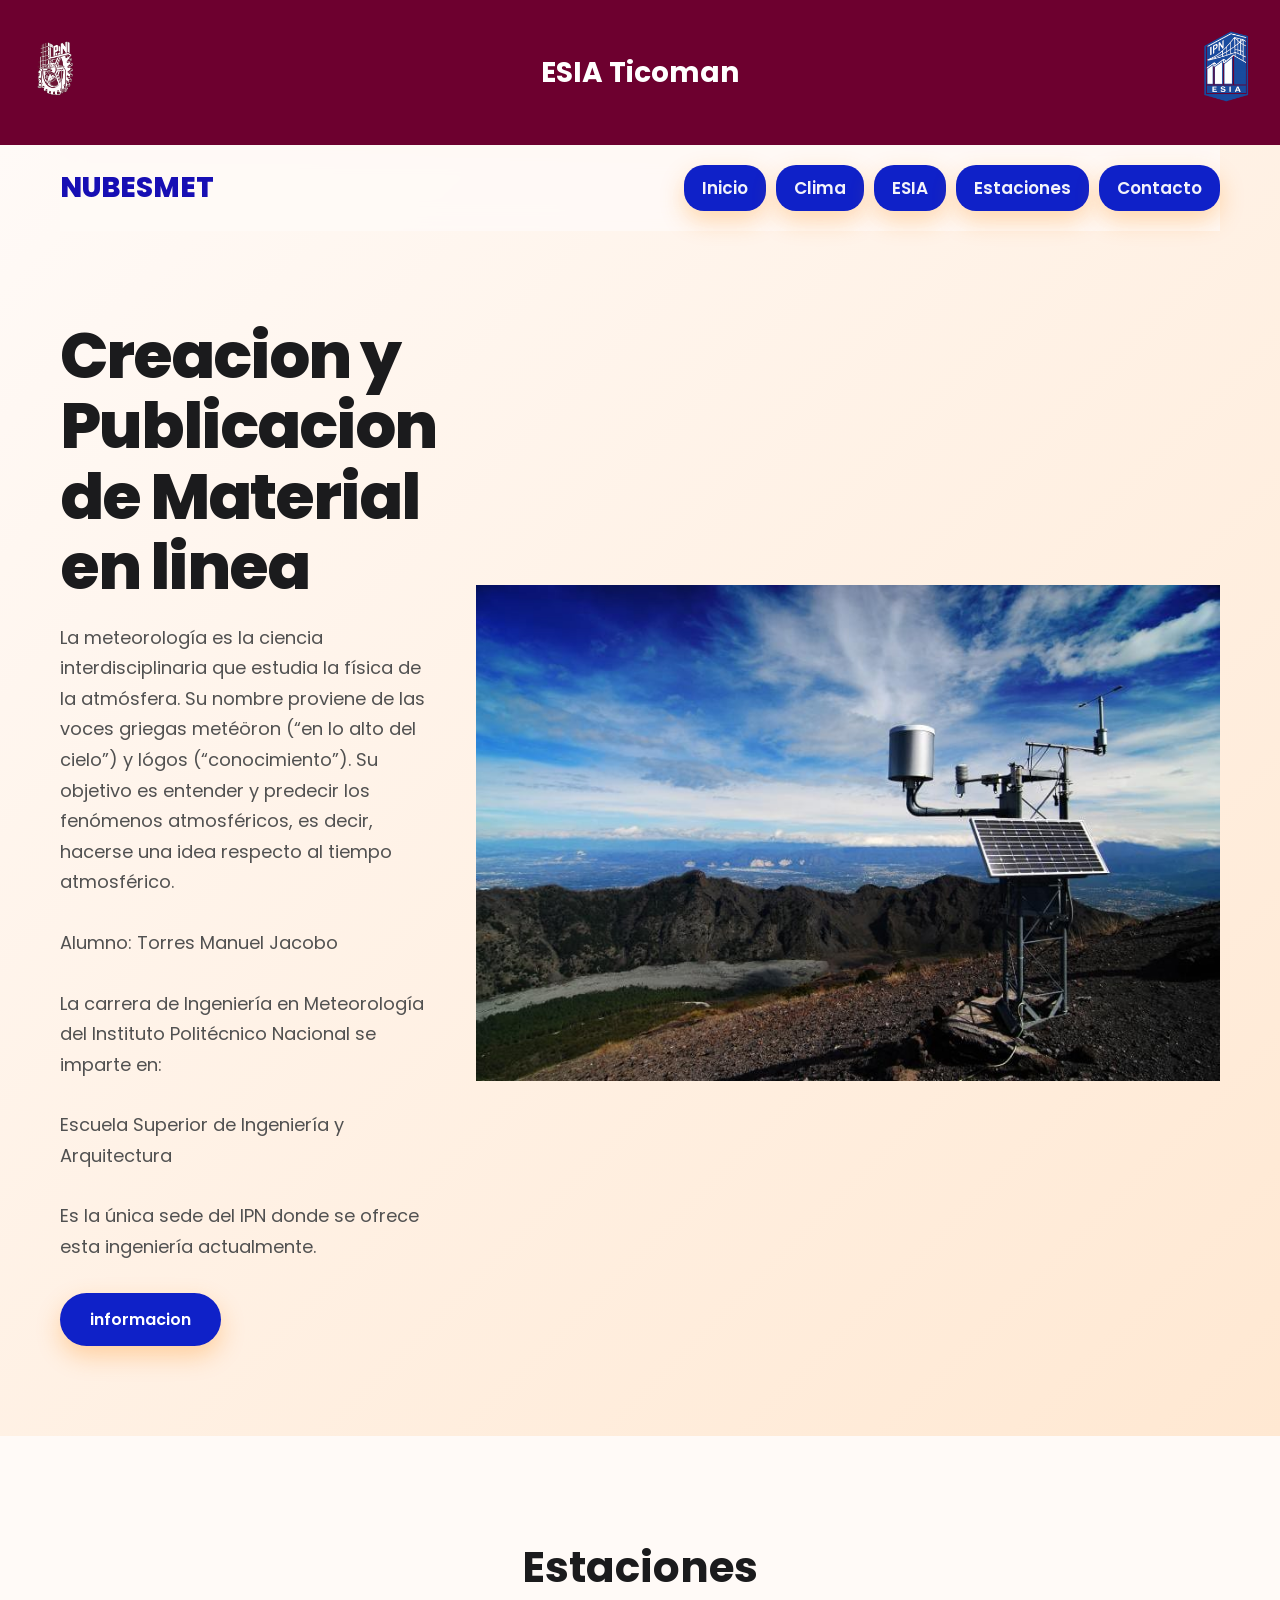
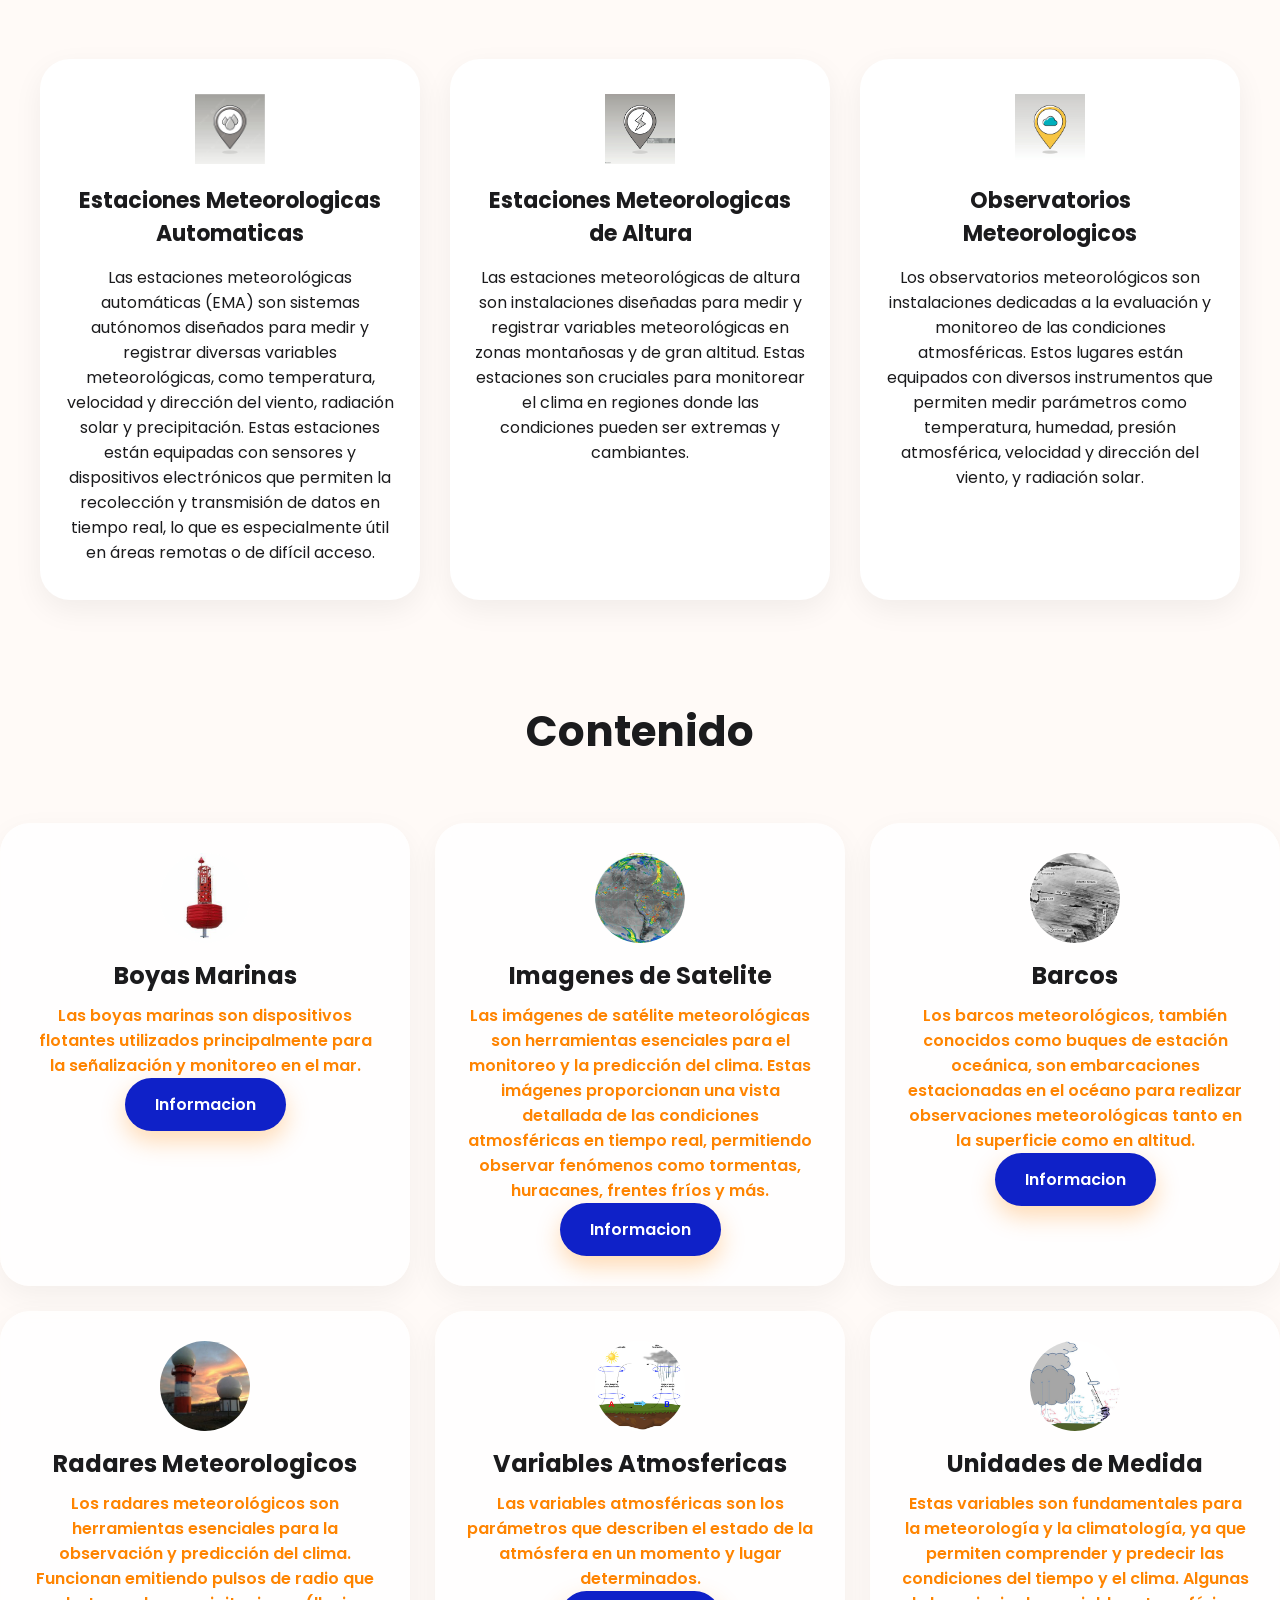
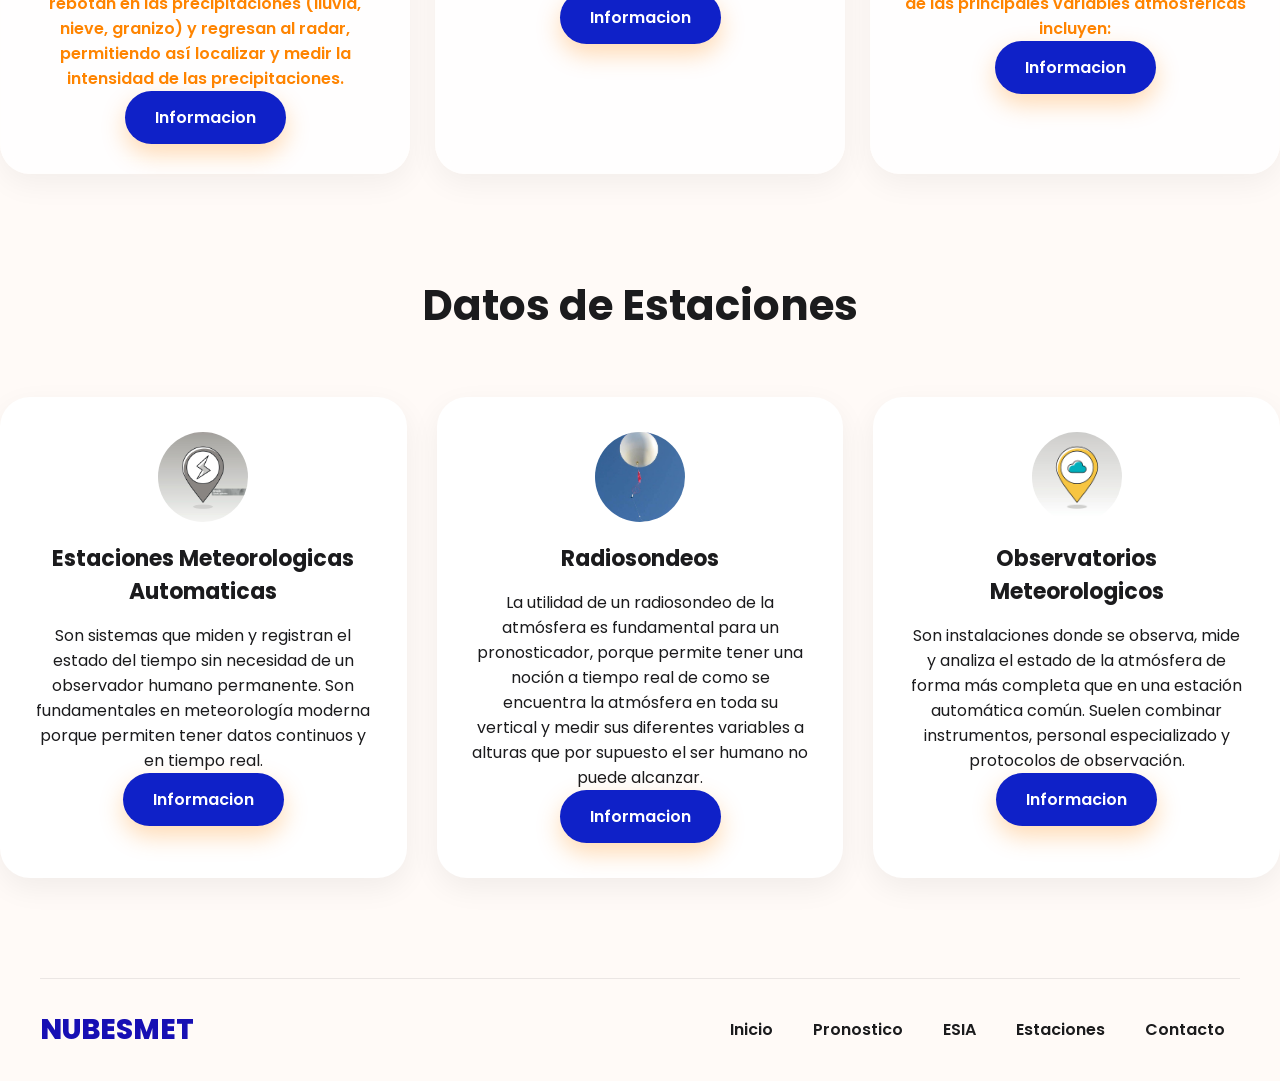
<file: index.html>
<!DOCTYPE html>
<html>
<head>
	<meta charset="utf-8">
	<meta name="viewport" content="width=device-width, initial-scale=1">
	<title>Meteorologia</title>
	<link rel="stylesheet" type="text/css" href="Pronostico/style2.css">
</head>
<body>
	<header class="topbar">

    <img src="imagen/IPN.png" alt="Logo izquierda" class="logo-side">

    <h1 class="topbar-title">
        ESIA Ticoman
    </h1>

    <img src="imagen/ESIA.png" alt="Logo derecha" class="logo-side">

</header>

	<header class="header">

		<div class="container">

			<div class="menu">
				<a href="#" class="logo">NUBESMET</a>
				<input type="checkbox" id="menu">
				<label for="menu">
					<img class="menu-icono" src="imagen/menu.webp">
				</label>
				<nav class="navbar">
					<ul>
						<li> <a class="btn-1" href="index.html">Inicio</a> </li>
						<li> <a class="btn-1" href="Pronostico/Pagina.html">Clima</a> </li>
						<li> <a class="btn-1" href="https://www.esiatic.ipn.mx/">ESIA</a> </li>
						<li> <a class="btn-1" href="https://smn.conagua.gob.mx/es/">Estaciones</a> </li>
						<li> <a class="btn-1" href="">Contacto</a> </li>
					</ul>
				</nav>
			</div>

            <div class="header-content">
            	<div class="header-txt">
            		<h1>Creacion y Publicacion de Material  <br>en linea</h1>
            		<p>
            			La meteorología es la ciencia interdisciplinaria que estudia la física de la atmósfera. Su nombre proviene de las voces griegas metéöron (“en lo alto del cielo”) y lógos (“conocimiento”). Su objetivo es entender y predecir los fenómenos atmosféricos, es decir, hacerse una idea respecto al tiempo atmosférico.

            			                                          
            		</p>
					<p> Alumno: Torres Manuel Jacobo</p>
					<p>La carrera de Ingeniería en Meteorología del Instituto Politécnico Nacional se imparte en:</p>
					<p> Escuela Superior de Ingeniería y Arquitectura</p>
					<p>Es la única sede del IPN donde se ofrece esta ingeniería actualmente.</p>
            		<a href="https://www.ipn.mx/oferta-educativa/educaci%C3%B3n-superior/ver-carrera.html?lg=es&id=80&nombre=Ingenier%C3%ADa-En-Meteorolog%C3%ADa" class="btn-1"
            		target="blank" >informacion</a>
            		
            	</div>
            	<div class="heather-img">
            		<img src="imagen/17.jpg">
            	</div>
            </div>
		</div>
	</header>


	<section class="Services container">

		<h2>Estaciones</h2>

		<div class="Services-Content">

			<div class="Services-1">
				<img src="imagen/4.png">
				<h3>Estaciones Meteorologicas Automaticas</h3>
				<p>
					Las estaciones meteorológicas automáticas (EMA) son sistemas autónomos diseñados para medir y registrar diversas variables meteorológicas, como temperatura, velocidad y dirección del viento, radiación solar y precipitación. Estas estaciones están equipadas con sensores y dispositivos electrónicos que permiten la recolección y transmisión de datos en tiempo real, lo que es especialmente útil en áreas remotas o de difícil acceso.
				</p>
			</div>

			<div class="Services-1">
				<img src="imagen/5.jpg">
				<h3>Estaciones Meteorologicas de Altura</h3>
				<p>
					Las estaciones meteorológicas de altura son instalaciones diseñadas para medir y registrar variables meteorológicas en zonas montañosas y de gran altitud. Estas estaciones son cruciales para monitorear el clima en regiones donde las condiciones pueden ser extremas y cambiantes.
				</p>
			</div>

			<div class="Services-1">
				<img src="imagen/6.jpg">
				<h3>Observatorios Meteorologicos</h3>
				<p>
					Los observatorios meteorológicos son instalaciones dedicadas a la evaluación y monitoreo de las condiciones atmosféricas. Estos lugares están equipados con diversos instrumentos que permiten medir parámetros como temperatura, humedad, presión atmosférica, velocidad y dirección del viento, y radiación solar.
				</p>
			</div>
		</div>
	</section>

	<main class="Products Container">

		<h2>Contenido</h2>
		<div class="Products-Content">

			<div class="Products-1">
				<img src="imagen/7.jpg">
				<h4>Boyas Marinas</h4>
				<p>Las boyas marinas son dispositivos flotantes utilizados principalmente para la señalización y monitoreo en el mar.</p>
				<a href="" class="btn-1">Informacion</a>
			</div>

			<div class="Products-1">
				<img src="imagen/8.jpg">
				<h4>Imagenes de Satelite</h4>
				<p>Las imágenes de satélite meteorológicas son herramientas esenciales para el monitoreo y la predicción del clima. Estas imágenes proporcionan una vista detallada de las condiciones atmosféricas en tiempo real, permitiendo observar fenómenos como tormentas, huracanes, frentes fríos y más.</p>
				<a href="https://smn.conagua.gob.mx/es/observando-el-tiempo/imagenes-de-satelite" class="btn-1">Informacion</a>
			</div>

			<div class="Products-1">
				<img src="imagen/10.webp">
				<h4>Barcos</h4>
				<p>Los barcos meteorológicos, también conocidos como buques de estación oceánica, son embarcaciones estacionadas en el océano para realizar observaciones meteorológicas tanto en la superficie como en altitud.</p>
				<a href="" class="btn-1">Informacion</a>
			</div>

			<div class="Products-1">
				<img src="imagen/11.jpg">
				<h4>Radares Meteorologicos</h4>
				<p>Los radares meteorológicos son herramientas esenciales para la observación y predicción del clima. Funcionan emitiendo pulsos de radio que rebotan en las precipitaciones (lluvia, nieve, granizo) y regresan al radar, permitiendo así localizar y medir la intensidad de las precipitaciones.</p>
				<a href="https://smn.conagua.gob.mx/es/observando-el-tiempo/radares-meteorologicos-separador/visor-de-radares-meteorologicos" class="btn-1">Informacion</a>
			</div>
			
			<div class="Products-1">
				<img src="imagen/12.jpg">
				<h4>Variables Atmosfericas</h4>
				<p>Las variables atmosféricas son los parámetros que describen el estado de la atmósfera en un momento y lugar determinados.</p>
				<a href="" class="btn-1">Informacion</a>
			</div>

			<div class="Products-1">
				<img src="imagen/13.jpg">
				<h4>Unidades de Medida</h4>
				<p>Estas variables son fundamentales para la meteorología y la climatología, ya que permiten comprender y predecir las condiciones del tiempo y el clima. Algunas de las principales variables atmosféricas incluyen:</p>
				<a href="" class="btn-1">Informacion</a>
			</div>
		</div>
	</main>

	<section class="Estaciones Container">

		<h2>Datos de Estaciones</h2>

		<div class="Estaciones-Content">

			<div class="Estaciones-1">
				<img src="imagen/5.jpg">
				<h3>Estaciones Meteorologicas Automaticas</h3>
				<p>
					Son sistemas que miden y registran el estado del tiempo sin necesidad de un observador humano permanente. Son fundamentales en meteorología moderna porque permiten tener datos continuos y en tiempo real.
				</p>
				<a href="" class="btn-1"
				target="blank">Informacion</a>
			</div>
			
			<div class="Estaciones-1">
				<img src="imagen/16.jpg">
				<h3>Radiosondeos</h3>
				<p>
					La utilidad de un radiosondeo de la atmósfera es fundamental para un pronosticador, porque permite tener una noción a tiempo real de como se encuentra la atmósfera en toda su vertical y medir sus diferentes variables a alturas que por supuesto el ser humano no puede alcanzar.
				</p>
				<a href="" class="btn-1">Informacion</a>
			</div>


			<div class="Estaciones-1">
				<img src="imagen/6.jpg">
				<h3>Observatorios Meteorologicos</h3>
				<p>
					Son instalaciones donde se observa, mide y analiza el estado de la atmósfera de forma más completa que en una estación automática común. Suelen combinar instrumentos, personal especializado y protocolos de observación.
			<a href="https://ruoa.unam.mx/" class="btn-1">Informacion</a>
				</div>

			
		</div>
	</section>

	<footer class="footer container">

		<div class="footer-content">
			<a href="#" class="logo">NUBESMET</a>
			<ul>
				<li> <a href="index.html">Inicio</a></li>
				<li> <a href="Pronostico/Pagina.html">Pronostico</a> </li>
				<li> <a href="https://www.esiatic.ipn.mx/">ESIA</a> </li>
				<li> <a href="https://smn.conagua.gob.mx/es/observando-el-tiempo/estaciones-meteorologicas-automaticas-ema-s">Estaciones</a> </li>
				<li> <a href="#">Contacto</a> </li>
			</ul>
		</div>
	</footer>

</body>
</html>
</file>
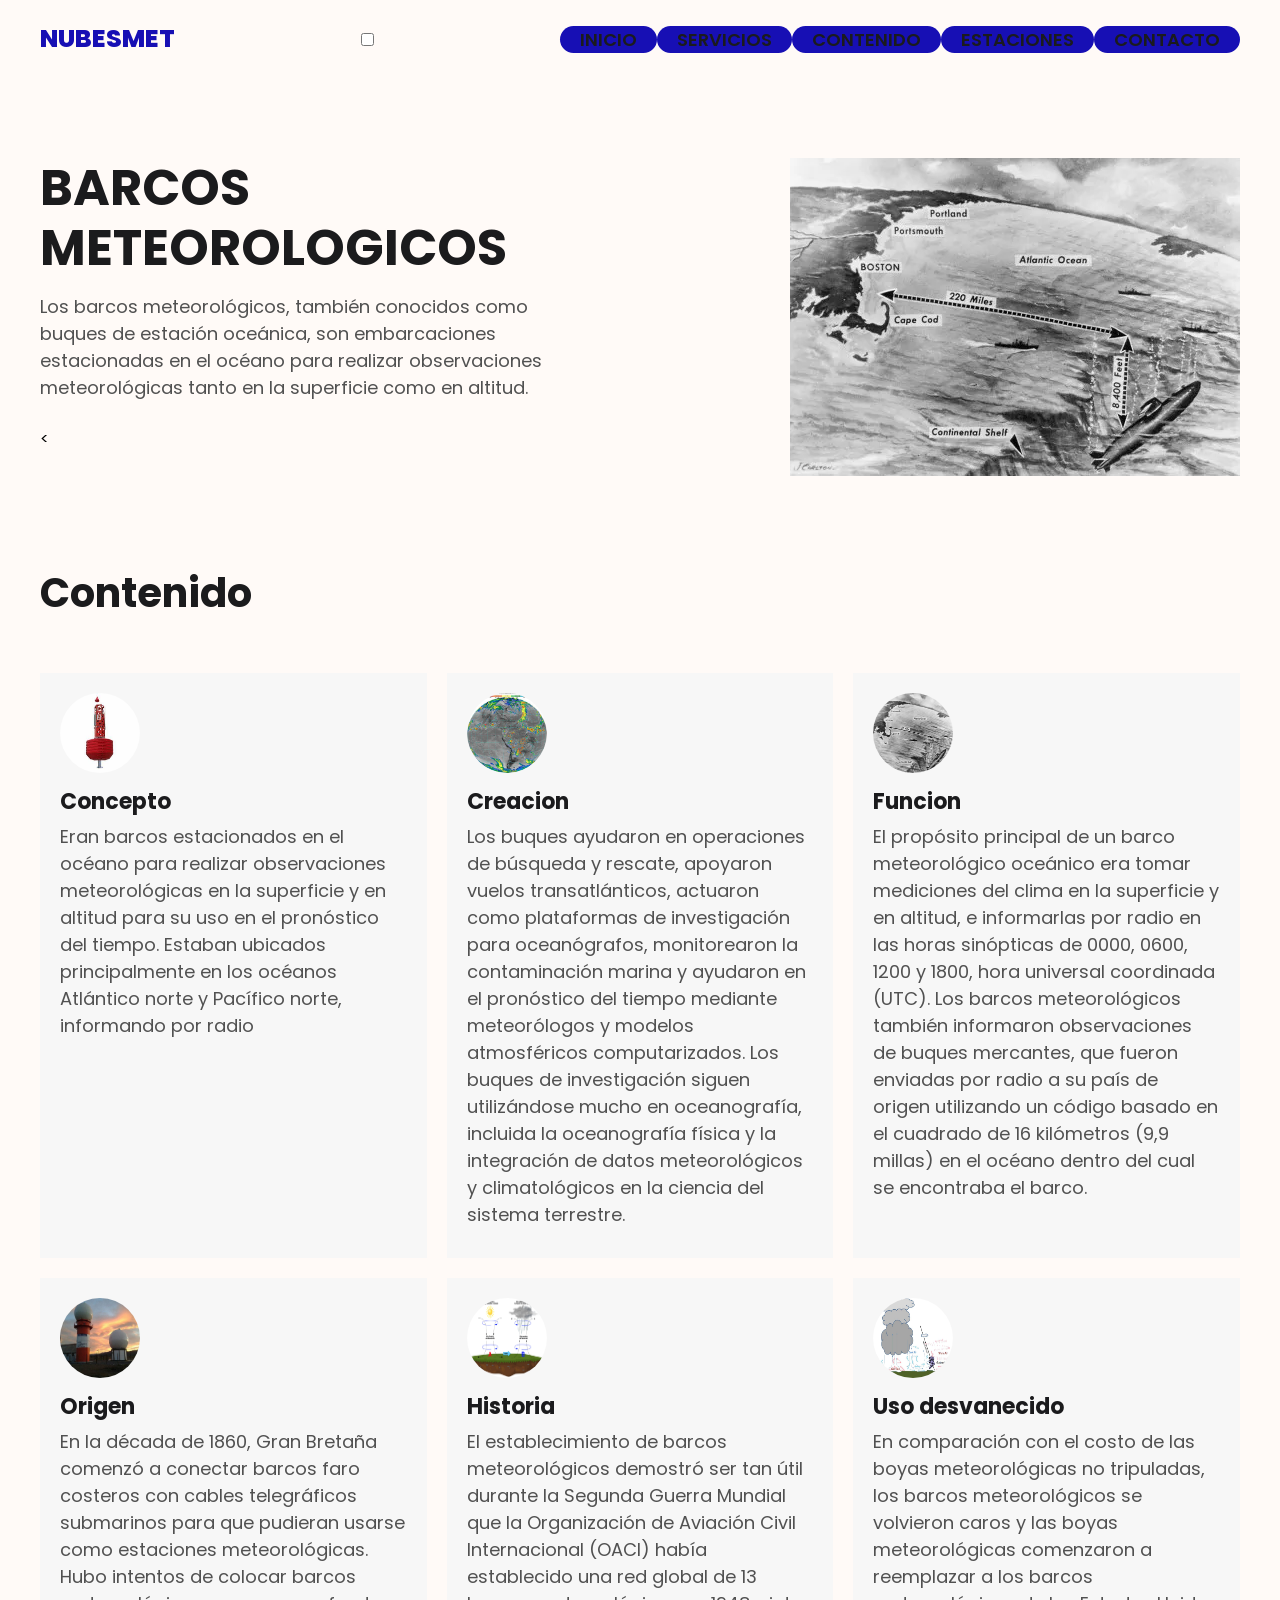
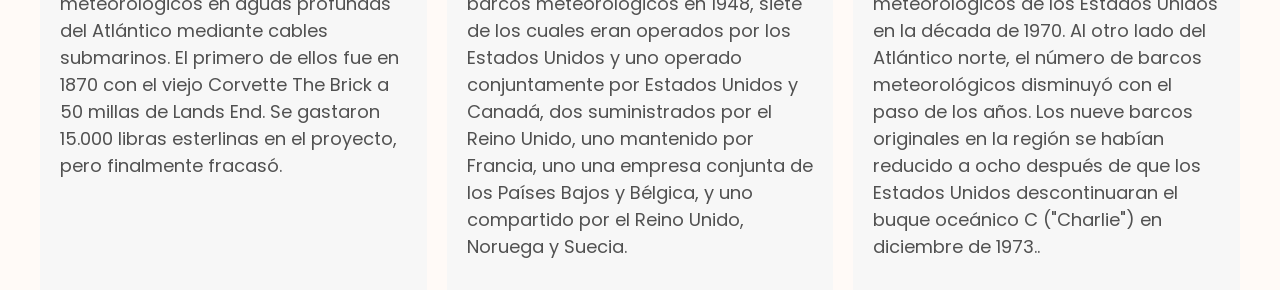
<file: barcos.html>
<!DOCTYPE html>
<html>
<head>
	<meta charset="utf-8">
	<meta name="viewport" content="width=device-width, initial-scale=1">
	<title>pagina</title>
	<link rel="stylesheet" type="text/css" href="style.css">
	<link rel="stylesheet" type="text/css" href="tablas.css">
</head>
<body>

	<header class="header">

		<div class="container">

			<div class="menu">
				<a href="#" class="logo">NUBESMET</a>
				<input type="checkbox" id="menu">
				<label for="menu">
					<img class="menu-icono" src="menu.webp">
				</label>
				<nav class="navbar">
					<ul>
						<li> <a class="btn-1" href="index.html">Inicio</a> </li>
						<li> <a class="btn-1" href="index.html">Servicios</a> </li>
						<li> <a class="btn-1" href="index.html">Contenido</a> </li>
						<li> <a class="btn-1" href="https://smn.conagua.gob.mx/es/">Estaciones</a> </li>
						<li> <a class="btn-1" href="https://smn.conagua.gob.mx/es/">Contacto</a> </li>
					</ul>
				</nav>
			</div>
			 <div class="header-content">
            	<div class="header-txt">
            		<h1>Barcos Meteorologicos</h1>
            		<p>
            			Los barcos meteorológicos, también conocidos como buques de estación oceánica, son embarcaciones estacionadas en el océano para realizar observaciones meteorológicas tanto en la superficie como en altitud.
            		</p>
            		<
            		
            	</div>
            	<div class="heather-img">
            		<img src="10.webp">
            	</div>
            </div>
			 

		<h2>Contenido</h2>
		<div class="Products-Content">

			<div class="Products-1">
				<img src="7.jpg">
				<h4>Concepto</h4>
				<p> Eran barcos estacionados en el océano para realizar observaciones meteorológicas en la superficie y en altitud para su uso en el pronóstico del tiempo. Estaban ubicados principalmente en los océanos Atlántico norte y Pacífico norte, informando por radio</p>
				
			</div>

			<div class="Products-1">
				<img src="8.jpg">
				<h4>Creacion</h4>
				<p> Los buques ayudaron en operaciones de búsqueda y rescate, apoyaron vuelos transatlánticos, actuaron como plataformas de investigación para oceanógrafos, monitorearon la contaminación marina y ayudaron en el pronóstico del tiempo mediante meteorólogos y modelos atmosféricos computarizados. Los buques de investigación siguen utilizándose mucho en oceanografía, incluida la oceanografía física y la integración de datos meteorológicos y climatológicos en la ciencia del sistema terrestre.</p>
				
			</div>

			<div class="Products-1">
				<img src="10.webp">
				<h4>Funcion</h4>
				<p>El propósito principal de un barco meteorológico oceánico era tomar mediciones del clima en la superficie y en altitud, e informarlas por radio en las horas sinópticas de 0000, 0600, 1200 y 1800, hora universal coordinada (UTC). Los barcos meteorológicos también informaron observaciones de buques mercantes, que fueron enviadas por radio a su país de origen utilizando un código basado en el cuadrado de 16 kilómetros (9,9 millas) en el océano dentro del cual se encontraba el barco.</p>
				
			</div>

			<div class="Products-1">
				<img src="11.jpg">
				<h4>Origen</h4>
				<p>En la década de 1860, Gran Bretaña comenzó a conectar barcos faro costeros con cables telegráficos submarinos para que pudieran usarse como estaciones meteorológicas. Hubo intentos de colocar barcos meteorológicos en aguas profundas del Atlántico mediante cables submarinos. El primero de ellos fue en 1870 con el viejo Corvette The Brick a 50 millas de Lands End. Se gastaron 15.000 libras esterlinas en el proyecto, pero finalmente fracasó. </p>
				
			</div>
			
			<div class="Products-1">
				<img src="12.jpg">
				<h4>Historia</h4>
				<p>El establecimiento de barcos meteorológicos demostró ser tan útil durante la Segunda Guerra Mundial que la Organización de Aviación Civil Internacional (OACI) había establecido una red global de 13 barcos meteorológicos en 1948, siete de los cuales eran operados por los Estados Unidos y uno operado conjuntamente por Estados Unidos y Canadá, dos suministrados por el Reino Unido, uno mantenido por Francia, uno una empresa conjunta de los Países Bajos y Bélgica, y uno compartido por el Reino Unido, Noruega y Suecia.</p>
				
			</div>

			<div class="Products-1">
				<img src="13.jpg">
				<h4>Uso desvanecido</h4>
				<p>En comparación con el costo de las boyas meteorológicas no tripuladas, los barcos meteorológicos se volvieron caros y las boyas meteorológicas comenzaron a reemplazar a los barcos meteorológicos de los Estados Unidos en la década de 1970. Al otro lado del Atlántico norte, el número de barcos meteorológicos disminuyó con el paso de los años. Los nueve barcos originales en la región se habían reducido a ocho después de que los Estados Unidos descontinuaran el buque oceánico C ("Charlie") en diciembre de 1973..</p>
				
			</div>
		</div>
	</main>
</file>
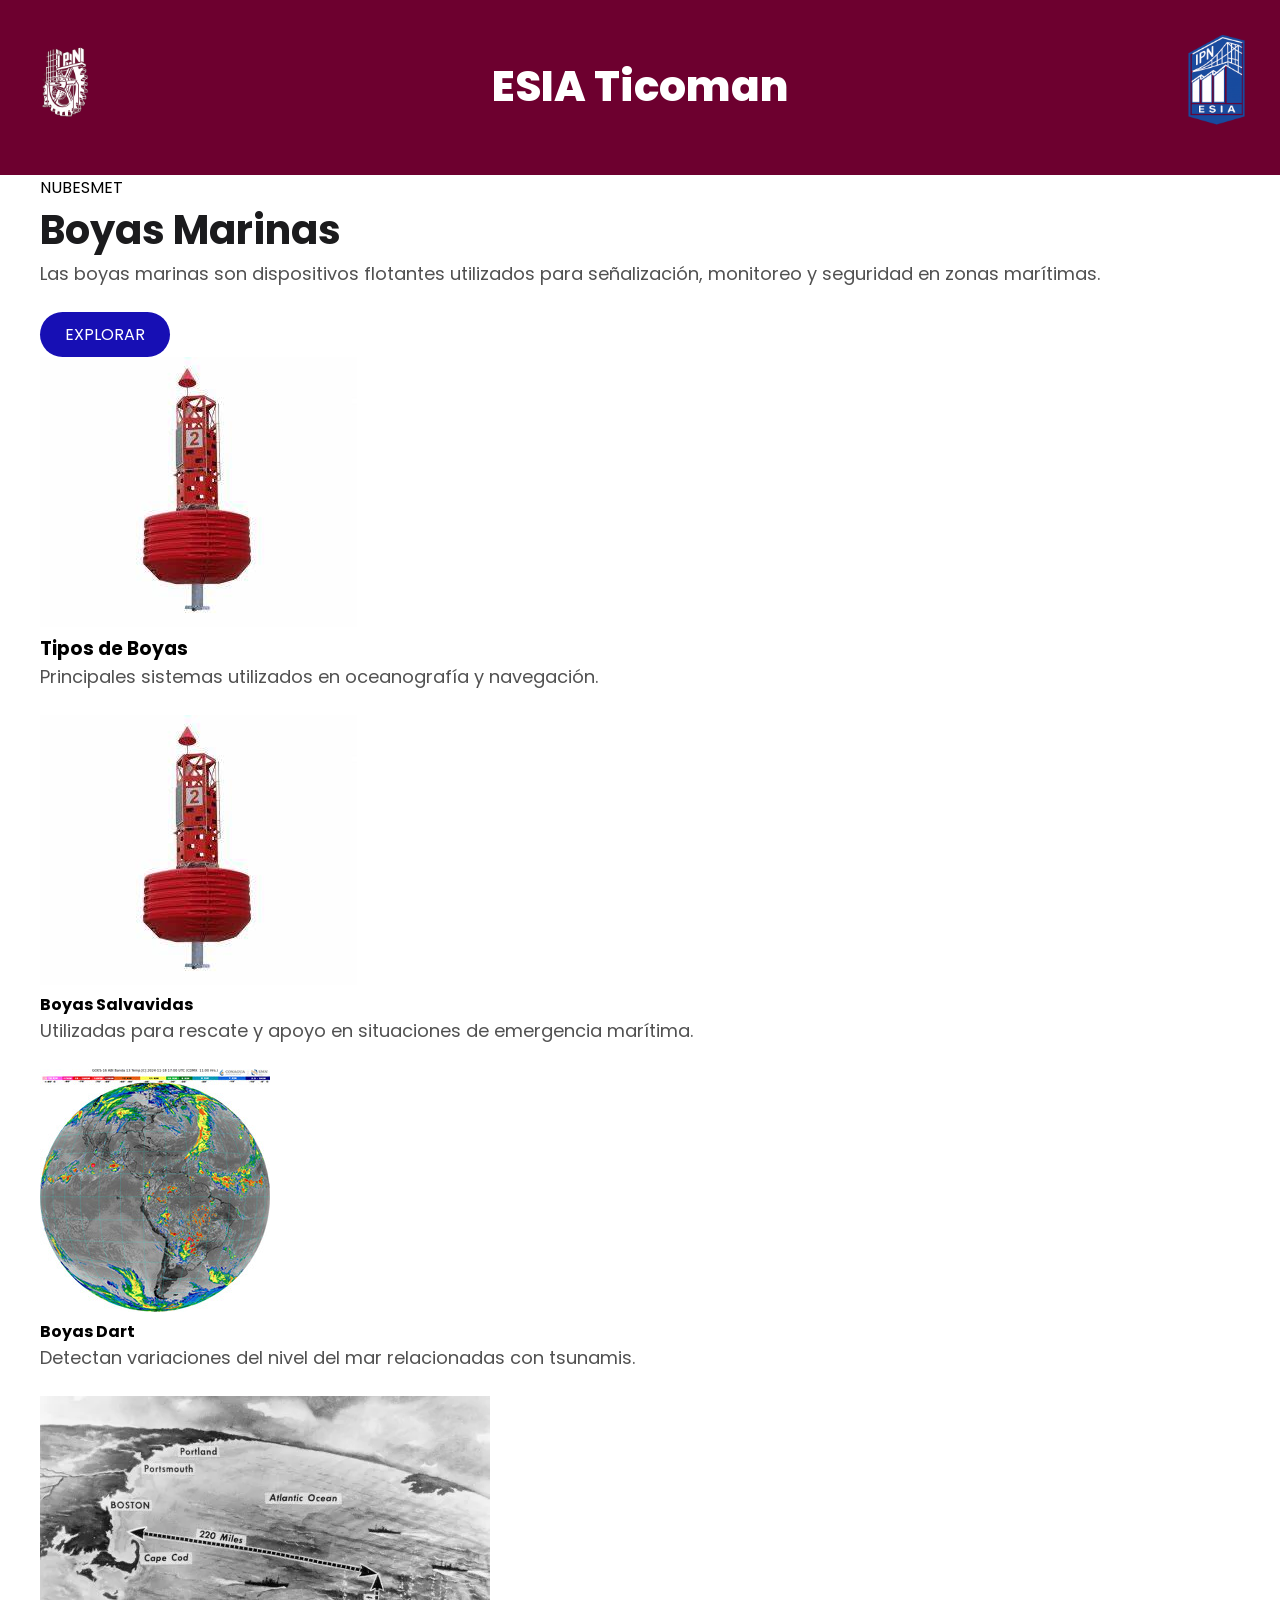
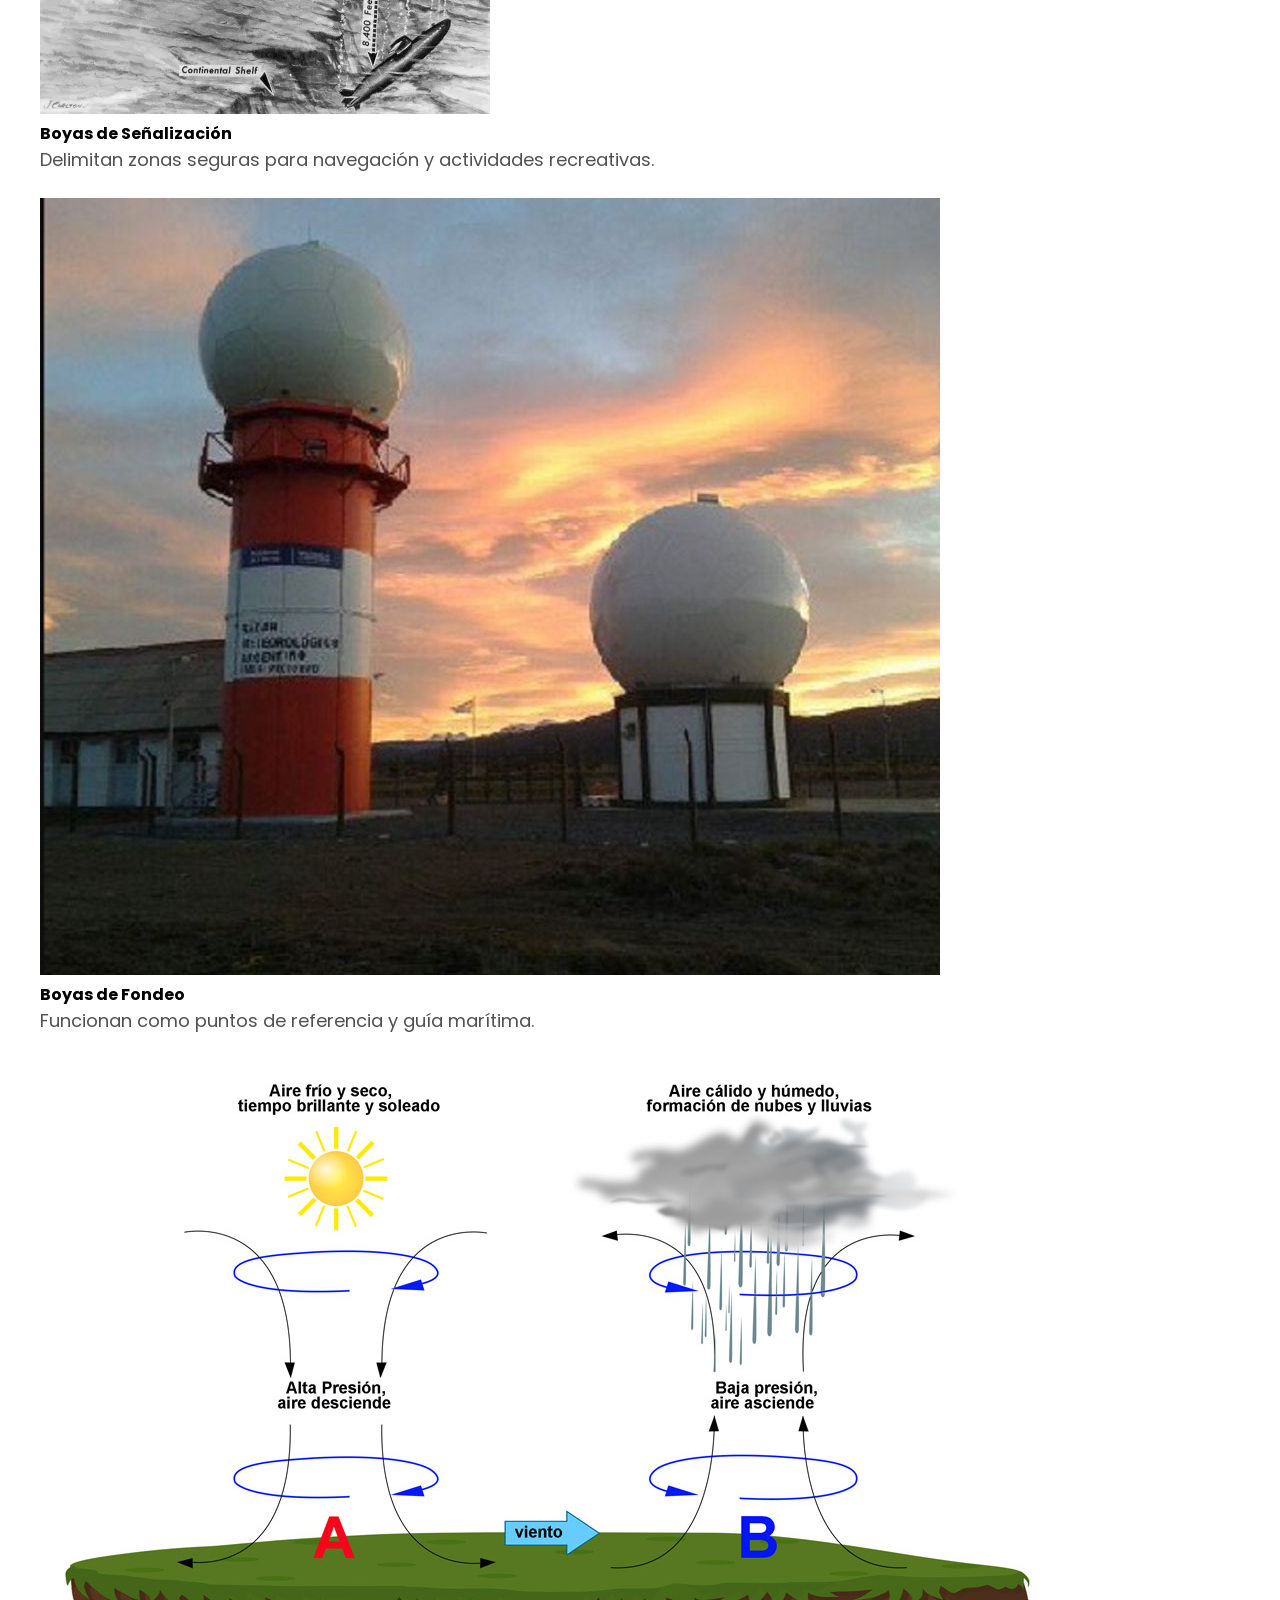
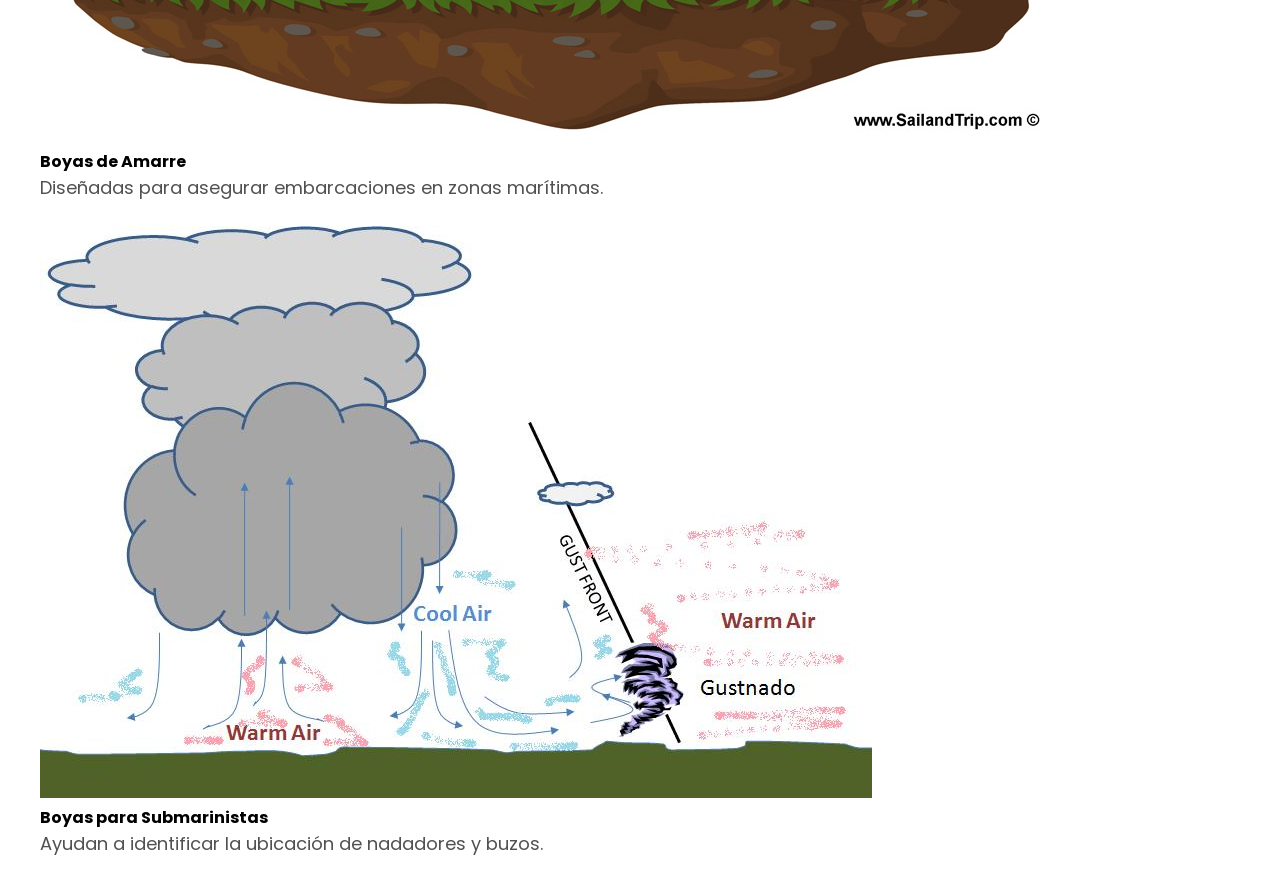
<file: boyas.html>
<!DOCTYPE html>
<html lang="es">
<head>

    <meta charset="UTF-8">
    <meta name="viewport" content="width=device-width, initial-scale=1.0">

    <title>Boyas Marinas</title>

    <link rel="stylesheet" href="style.css">

</head>
<body>

    <!-- TOPBAR -->

    <header class="topbar">

        <img src="imagen/IPN.png" class="topbar-logo">

        <h1 class="topbar-title">
            ESIA Ticoman
        </h1>

        <img src="imagen/ESIA.png" class="topbar-logo">

    </header>

    <!-- HERO -->

    <section class="hero">

        <div class="overlay"></div>

        <div class="hero-content container">

            <div class="hero-text">

                <span class="tag">NUBESMET</span>

                <h2>Boyas Marinas</h2>

                <p>
                    Las boyas marinas son dispositivos flotantes
                    utilizados para señalización, monitoreo y
                    seguridad en zonas marítimas.
                </p>

                <a href="#contenido" class="btn-1">
                    Explorar
                </a>

            </div>

            <div class="hero-image">
                <img src="imagen/7.jpg">
            </div>

        </div>

    </section>

    <!-- CONTENIDO -->

    <main class="container" id="contenido">

        <div class="section-title">
            <h3>Tipos de Boyas</h3>
            <p>Principales sistemas utilizados en oceanografía y navegación.</p>
        </div>

        <div class="cards">

            <div class="card">
                <img src="imagen/7.jpg">
                <h4>Boyas Salvavidas</h4>
                <p>
                    Utilizadas para rescate y apoyo en situaciones de emergencia marítima.
                </p>
            </div>

            <div class="card">
                <img src="imagen/8.jpg">
                <h4>Boyas Dart</h4>
                <p>
                    Detectan variaciones del nivel del mar relacionadas con tsunamis.
                </p>
            </div>

            <div class="card">
                <img src="imagen/10.webp">
                <h4>Boyas de Señalización</h4>
                <p>
                    Delimitan zonas seguras para navegación y actividades recreativas.
                </p>
            </div>

            <div class="card">
                <img src="imagen/11.jpg">
                <h4>Boyas de Fondeo</h4>
                <p>
                    Funcionan como puntos de referencia y guía marítima.
                </p>
            </div>

            <div class="card">
                <img src="imagen/12.jpg">
                <h4>Boyas de Amarre</h4>
                <p>
                    Diseñadas para asegurar embarcaciones en zonas marítimas.
                </p>
            </div>

            <div class="card">
                <img src="imagen/13.jpg">
                <h4>Boyas para Submarinistas</h4>
                <p>
                    Ayudan a identificar la ubicación de nadadores y buzos.
                </p>
            </div>

        </div>

    </main>

</body>
</html>
</file>
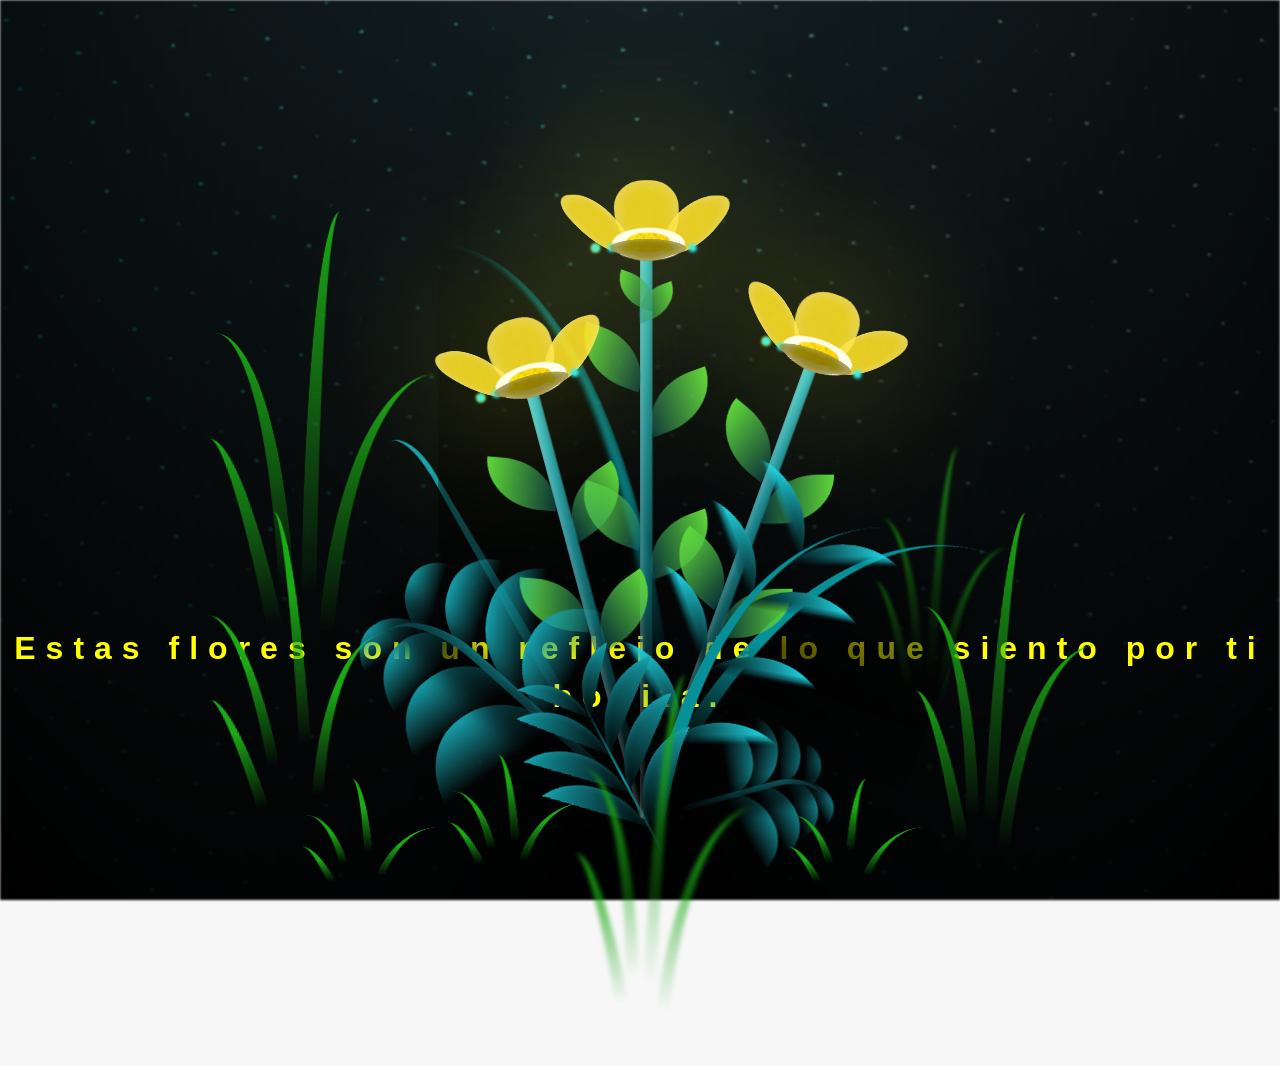
<file: flower.html>
<!DOCTYPE html>
<html lang="es">
  <head>
    <meta charset="UTF-8" />
    <meta http-equiv="X-UA-Compatible" content="IE=edge" />
    <meta name="viewport" content="width=device-width, initial-scale=1.0" />
    <link rel="stylesheet" href="main.css" />
    <link rel="icon" href="flowers.png" type="image/x-icon" />
    <title>Flower</title>
  </head>
  <body class="container">
    <audio src="Donde.mp3" autoplay></audio>
    <div id="lyrics">
     
    </div>
    <h1 class="titulo">Estas flores  son un reflejo de lo que siento por ti bonita.</h1>
  
    <div class="night"></div>
    <div class="flowers">
      <div class="flower flower--1">
        <div class="flower__leafs flower__leafs--1">
          <div class="flower__leaf flower__leaf--1"></div>
          <div class="flower__leaf flower__leaf--2"></div>
          <div class="flower__leaf flower__leaf--3"></div>
          <div class="flower__leaf flower__leaf--4"></div>
          <div class="flower__white-circle"></div>

          <div class="flower__light flower__light--1"></div>
          <div class="flower__light flower__light--2"></div>
          <div class="flower__light flower__light--3"></div>
          <div class="flower__light flower__light--4"></div>
          <div class="flower__light flower__light--5"></div>
          <div class="flower__light flower__light--6"></div>
          <div class="flower__light flower__light--7"></div>
          <div class="flower__light flower__light--8"></div>
        </div>
        <div class="flower__line">
          <div class="flower__line__leaf flower__line__leaf--1"></div>
          <div class="flower__line__leaf flower__line__leaf--2"></div>
          <div class="flower__line__leaf flower__line__leaf--3"></div>
          <div class="flower__line__leaf flower__line__leaf--4"></div>
          <div class="flower__line__leaf flower__line__leaf--5"></div>
          <div class="flower__line__leaf flower__line__leaf--6"></div>
        </div>
      </div>

      <div class="flower flower--2">
        <div class="flower__leafs flower__leafs--2">
          <div class="flower__leaf flower__leaf--1"></div>
          <div class="flower__leaf flower__leaf--2"></div>
          <div class="flower__leaf flower__leaf--3"></div>
          <div class="flower__leaf flower__leaf--4"></div>
          <div class="flower__white-circle"></div>

          <div class="flower__light flower__light--1"></div>
          <div class="flower__light flower__light--2"></div>
          <div class="flower__light flower__light--3"></div>
          <div class="flower__light flower__light--4"></div>
          <div class="flower__light flower__light--5"></div>
          <div class="flower__light flower__light--6"></div>
          <div class="flower__light flower__light--7"></div>
          <div class="flower__light flower__light--8"></div>
        </div>
        <div class="flower__line">
          <div class="flower__line__leaf flower__line__leaf--1"></div>
          <div class="flower__line__leaf flower__line__leaf--2"></div>
          <div class="flower__line__leaf flower__line__leaf--3"></div>
          <div class="flower__line__leaf flower__line__leaf--4"></div>
        </div>
      </div>

      <div class="flower flower--3">
        <div class="flower__leafs flower__leafs--3">
          <div class="flower__leaf flower__leaf--1"></div>
          <div class="flower__leaf flower__leaf--2"></div>
          <div class="flower__leaf flower__leaf--3"></div>
          <div class="flower__leaf flower__leaf--4"></div>
          <div class="flower__white-circle"></div>

          <div class="flower__light flower__light--1"></div>
          <div class="flower__light flower__light--2"></div>
          <div class="flower__light flower__light--3"></div>
          <div class="flower__light flower__light--4"></div>
          <div class="flower__light flower__light--5"></div>
          <div class="flower__light flower__light--6"></div>
          <div class="flower__light flower__light--7"></div>
          <div class="flower__light flower__light--8"></div>
        </div>
        <div class="flower__line">
          <div class="flower__line__leaf flower__line__leaf--1"></div>
          <div class="flower__line__leaf flower__line__leaf--2"></div>
          <div class="flower__line__leaf flower__line__leaf--3"></div>
          <div class="flower__line__leaf flower__line__leaf--4"></div>
        </div>
      </div>

      <div class="grow-ans" style="--d: 1.2s">
        <div class="flower__g-long">
          <div class="flower__g-long__top"></div>
          <div class="flower__g-long__bottom"></div>
        </div>
      </div>

      <div class="growing-grass">
        <div class="flower__grass flower__grass--1">
          <div class="flower__grass--top"></div>
          <div class="flower__grass--bottom"></div>
          <div class="flower__grass__leaf flower__grass__leaf--1"></div>
          <div class="flower__grass__leaf flower__grass__leaf--2"></div>
          <div class="flower__grass__leaf flower__grass__leaf--3"></div>
          <div class="flower__grass__leaf flower__grass__leaf--4"></div>
          <div class="flower__grass__leaf flower__grass__leaf--5"></div>
          <div class="flower__grass__leaf flower__grass__leaf--6"></div>
          <div class="flower__grass__leaf flower__grass__leaf--7"></div>
          <div class="flower__grass__leaf flower__grass__leaf--8"></div>
          <div class="flower__grass__overlay"></div>
        </div>
      </div>

      <div class="growing-grass">
        <div class="flower__grass flower__grass--2">
          <div class="flower__grass--top"></div>
          <div class="flower__grass--bottom"></div>
          <div class="flower__grass__leaf flower__grass__leaf--1"></div>
          <div class="flower__grass__leaf flower__grass__leaf--2"></div>
          <div class="flower__grass__leaf flower__grass__leaf--3"></div>
          <div class="flower__grass__leaf flower__grass__leaf--4"></div>
          <div class="flower__grass__leaf flower__grass__leaf--5"></div>
          <div class="flower__grass__leaf flower__grass__leaf--6"></div>
          <div class="flower__grass__leaf flower__grass__leaf--7"></div>
          <div class="flower__grass__leaf flower__grass__leaf--8"></div>
          <div class="flower__grass__overlay"></div>
        </div>
      </div>

      <div class="grow-ans" style="--d: 2.4s">
        <div class="flower__g-right flower__g-right--1">
          <div class="leaf"></div>
        </div>
      </div>

      <div class="grow-ans" style="--d: 2.8s">
        <div class="flower__g-right flower__g-right--2">
          <div class="leaf"></div>
        </div>
      </div>

      <div class="grow-ans" style="--d: 2.8s">
        <div class="flower__g-front">
          <div
            class="flower__g-front__leaf-wrapper flower__g-front__leaf-wrapper--1"
          >
            <div class="flower__g-front__leaf"></div>
          </div>
          <div
            class="flower__g-front__leaf-wrapper flower__g-front__leaf-wrapper--2"
          >
            <div class="flower__g-front__leaf"></div>
          </div>
          <div
            class="flower__g-front__leaf-wrapper flower__g-front__leaf-wrapper--3"
          >
            <div class="flower__g-front__leaf"></div>
          </div>
          <div
            class="flower__g-front__leaf-wrapper flower__g-front__leaf-wrapper--4"
          >
            <div class="flower__g-front__leaf"></div>
          </div>
          <div
            class="flower__g-front__leaf-wrapper flower__g-front__leaf-wrapper--5"
          >
            <div class="flower__g-front__leaf"></div>
          </div>
          <div
            class="flower__g-front__leaf-wrapper flower__g-front__leaf-wrapper--6"
          >
            <div class="flower__g-front__leaf"></div>
          </div>
          <div
            class="flower__g-front__leaf-wrapper flower__g-front__leaf-wrapper--7"
          >
            <div class="flower__g-front__leaf"></div>
          </div>
          <div
            class="flower__g-front__leaf-wrapper flower__g-front__leaf-wrapper--8"
          >
            <div class="flower__g-front__leaf"></div>
          </div>
          <div class="flower__g-front__line"></div>
        </div>
      </div>

      <div class="grow-ans" style="--d: 3.2s">
        <div class="flower__g-fr">
          <div class="leaf"></div>
          <div class="flower__g-fr__leaf flower__g-fr__leaf--1"></div>
          <div class="flower__g-fr__leaf flower__g-fr__leaf--2"></div>
          <div class="flower__g-fr__leaf flower__g-fr__leaf--3"></div>
          <div class="flower__g-fr__leaf flower__g-fr__leaf--4"></div>
          <div class="flower__g-fr__leaf flower__g-fr__leaf--5"></div>
          <div class="flower__g-fr__leaf flower__g-fr__leaf--6"></div>
          <div class="flower__g-fr__leaf flower__g-fr__leaf--7"></div>
          <div class="flower__g-fr__leaf flower__g-fr__leaf--8"></div>
        </div>
      </div>

      <div class="long-g long-g--0">
        <div class="grow-ans" style="--d: 3s">
          <div class="leaf leaf--0"></div>
        </div>
        <div class="grow-ans" style="--d: 2.2s">
          <div class="leaf leaf--1"></div>
        </div>
        <div class="grow-ans" style="--d: 3.4s">
          <div class="leaf leaf--2"></div>
        </div>
        <div class="grow-ans" style="--d: 3.6s">
          <div class="leaf leaf--3"></div>
        </div>
      </div>

      <div class="long-g long-g--1">
        <div class="grow-ans" style="--d: 3.6s">
          <div class="leaf leaf--0"></div>
        </div>
        <div class="grow-ans" style="--d: 3.8s">
          <div class="leaf leaf--1"></div>
        </div>
        <div class="grow-ans" style="--d: 4s">
          <div class="leaf leaf--2"></div>
        </div>
        <div class="grow-ans" style="--d: 4.2s">
          <div class="leaf leaf--3"></div>
        </div>
      </div>

      <div class="long-g long-g--2">
        <div class="grow-ans" style="--d: 4s">
          <div class="leaf leaf--0"></div>
        </div>
        <div class="grow-ans" style="--d: 4.2s">
          <div class="leaf leaf--1"></div>
        </div>
        <div class="grow-ans" style="--d: 4.4s">
          <div class="leaf leaf--2"></div>
        </div>
        <div class="grow-ans" style="--d: 4.6s">
          <div class="leaf leaf--3"></div>
        </div>
      </div>

      <div class="long-g long-g--3">
        <div class="grow-ans" style="--d: 4s">
          <div class="leaf leaf--0"></div>
        </div>
        <div class="grow-ans" style="--d: 4.2s">
          <div class="leaf leaf--1"></div>
        </div>
        <div class="grow-ans" style="--d: 3s">
          <div class="leaf leaf--2"></div>
        </div>
        <div class="grow-ans" style="--d: 3.6s">
          <div class="leaf leaf--3"></div>
        </div>
      </div>

      <div class="long-g long-g--4">
        <div class="grow-ans" style="--d: 4s">
          <div class="leaf leaf--0"></div>
        </div>
        <div class="grow-ans" style="--d: 4.2s">
          <div class="leaf leaf--1"></div>
        </div>
        <div class="grow-ans" style="--d: 3s">
          <div class="leaf leaf--2"></div>
        </div>
        <div class="grow-ans" style="--d: 3.6s">
          <div class="leaf leaf--3"></div>
        </div>
      </div>

      <div class="long-g long-g--5">
        <div class="grow-ans" style="--d: 4s">
          <div class="leaf leaf--0"></div>
        </div>
        <div class="grow-ans" style="--d: 4.2s">
          <div class="leaf leaf--1"></div>
        </div>
        <div class="grow-ans" style="--d: 3s">
          <div class="leaf leaf--2"></div>
        </div>
        <div class="grow-ans" style="--d: 3.6s">
          <div class="leaf leaf--3"></div>
        </div>
      </div>

      <div class="long-g long-g--6">
        <div class="grow-ans" style="--d: 4.2s">
          <div class="leaf leaf--0"></div>
        </div>
        <div class="grow-ans" style="--d: 4.4s">
          <div class="leaf leaf--1"></div>
        </div>
        <div class="grow-ans" style="--d: 4.6s">
          <div class="leaf leaf--2"></div>
        </div>
        <div class="grow-ans" style="--d: 4.8s">
          <div class="leaf leaf--3"></div>
        </div>
      </div>

      <div class="long-g long-g--7">
        <div class="grow-ans" style="--d: 3s">
          <div class="leaf leaf--0"></div>
        </div>
        <div class="grow-ans" style="--d: 3.2s">
          <div class="leaf leaf--1"></div>
        </div>
        <div class="grow-ans" style="--d: 3.5s">
          <div class="leaf leaf--2"></div>
        </div>
        <div class="grow-ans" style="--d: 3.6s">
          <div class="leaf leaf--3"></div>
        </div>
      </div>
    </div>
    <script src="anim.js"></script>
    <script src="main.js"></script>
  </body>
</html>
</file>
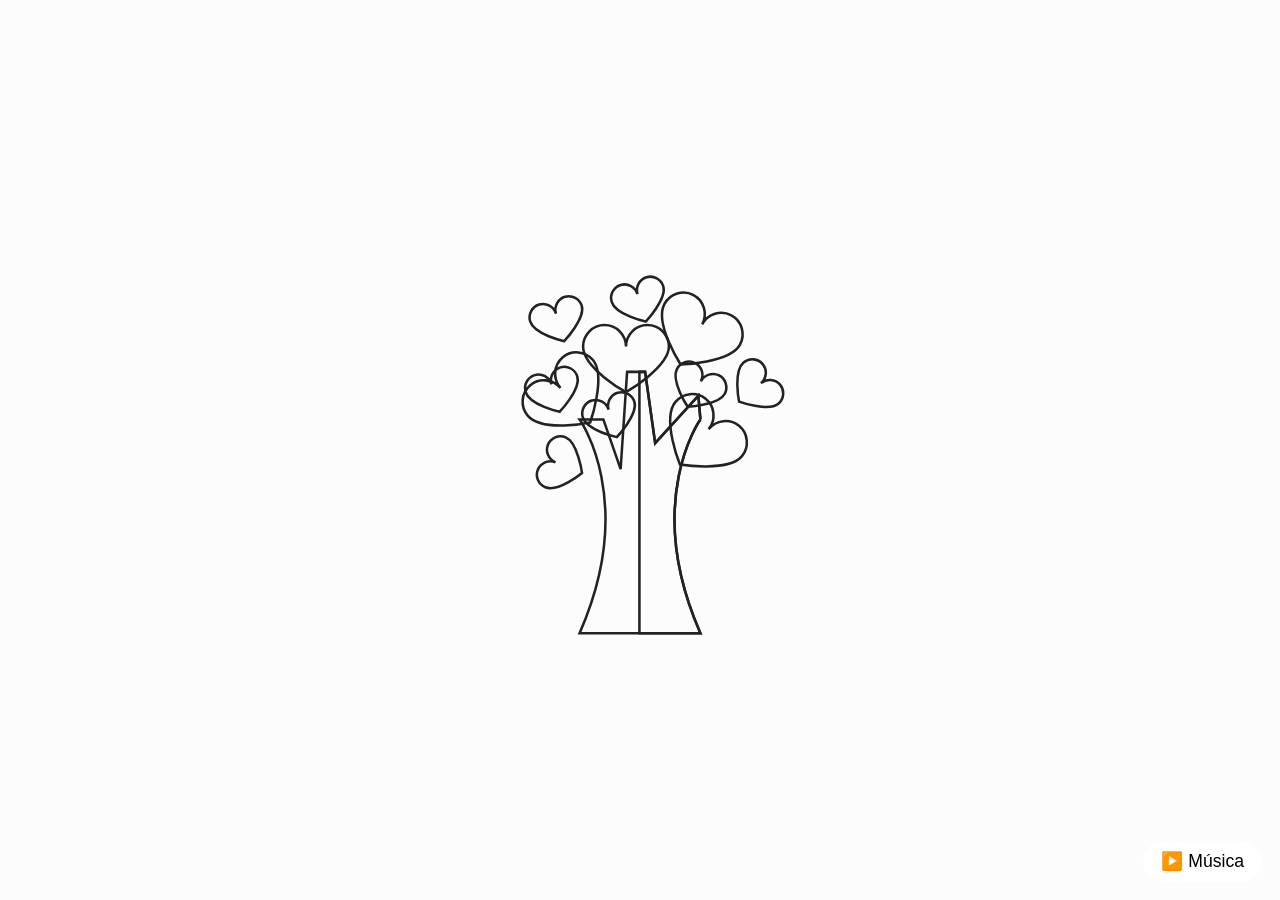
<file: indexs.html>
<!DOCTYPE html>
<html lang="es">
<head>
    <meta charset="UTF-8">
    <meta name="viewport" content="width=device-width, initial-scale=1.0">
    <title>Árbol</title>
    <!-- Autoría y derechos -->
    <meta name="author" content="Zero">
    <meta name="copyright" content="Zero - Código libre no comercial">
    <meta name="description" content="Árbol de Amor Animado: una sorpresa interactiva y romántica para dedicar a tu pareja o ser querido. Código libre para uso personal, educativo o de inspiración.">
    <meta name="keywords" content="amor, sorpresa, romántico, dedicatoria, animación, árbol, corazones, pareja, aniversario, regalo digital">
    <meta name="robots" content="index, follow">
    <!-- Estilos -->
    <link rel="stylesheet" href="stylee.css">
    <link rel="stylesheet" href="style.mobile.css" media="only screen and (max-width: 600px)">
    <style>
      .tree-container {
        position: absolute;
        top: 50%;
        left: 50%;
        transform: translate(-50%, -50%);
        width: 400px;
        height: 400px;
        z-index: 2;
      }
      .animated-heart {
        transform-origin: center;
        animation: beat 1s infinite;
      }
      @keyframes beat {
        0%, 100% { transform: scale(1); }
        20% { transform: scale(1.1); }
        40% { transform: scale(0.95); }
        60% { transform: scale(1.08); }
        80% { transform: scale(1); }
      }
    </style>
</head>
<body>
    <div id="floating-objects"></div>
    <div class="dedication-text" id="dedication-text">
      <div class="signature" id="signature"></div>
    </div>
    <div class="countdown" id="countdown"></div>
    <div class="tree-container" id="tree-container"></div>
    <audio src="music1.mp3" id="bg-music" preload="auto"></audio>
    <script src="scripttt.js"></script>
</body>
</html>
</file>
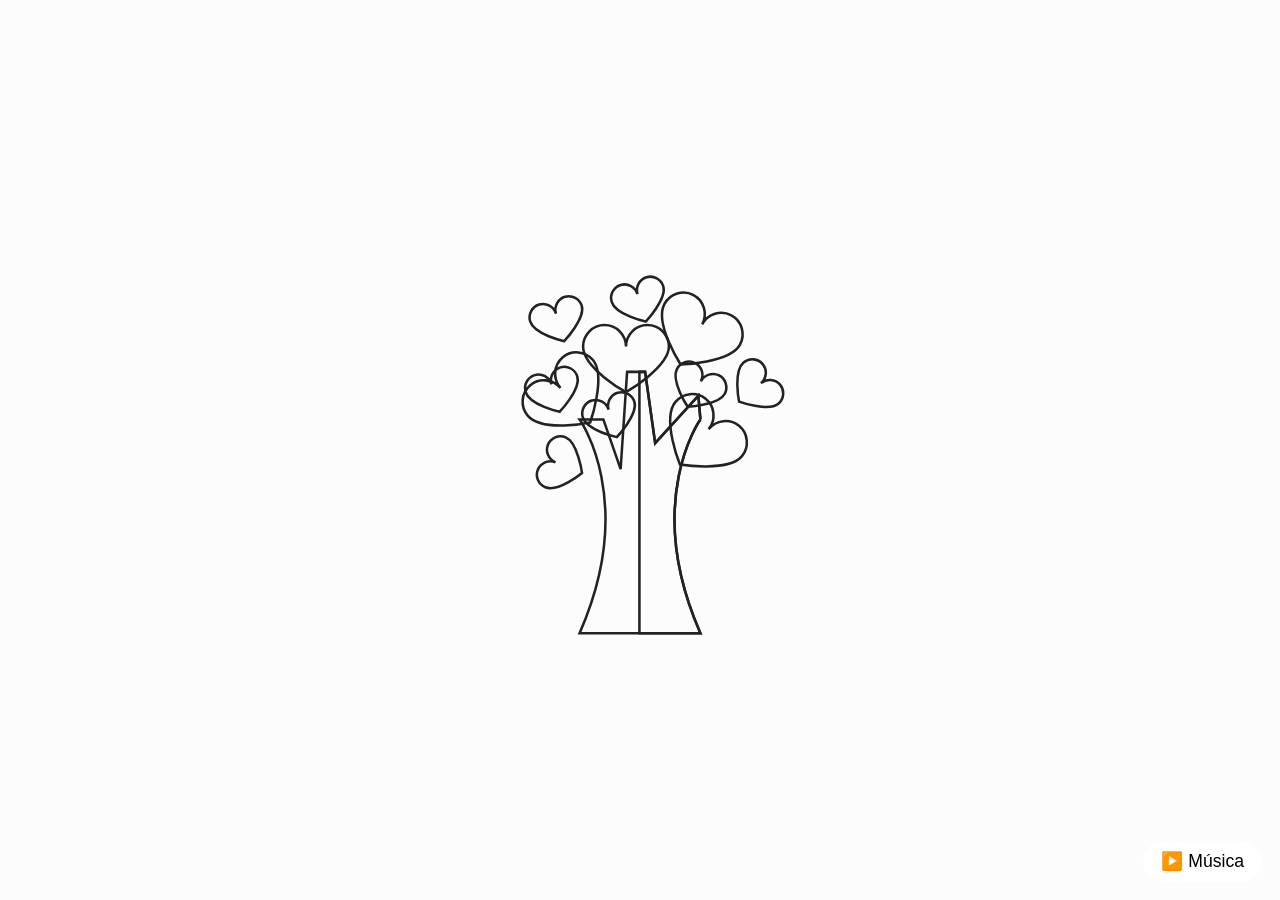
<file: indexx.html>
<!DOCTYPE html>
<html lang="es">
<head>
    <meta charset="UTF-8">
    <meta name="viewport" content="width=device-width, initial-scale=1.0">
    <title>Árbol</title>
    <!-- Autoría y derechos -->
    <meta name="author" content="Zero">
    <meta name="copyright" content="Zero - Código libre no comercial">
    <meta name="description" content="Árbol de Amor Animado: una sorpresa interactiva y romántica para dedicar a tu pareja o ser querido. Código libre para uso personal, educativo o de inspiración.">
    <meta name="keywords" content="amor, sorpresa, romántico, dedicatoria, animación, árbol, corazones, pareja, aniversario, regalo digital">
    <meta name="robots" content="index, follow">
    <!-- Estilos -->
    <link rel="stylesheet" href="stylee.css">
    <link rel="stylesheet" href="style.mobile.css" media="only screen and (max-width: 600px)">
    <style>
      .tree-container {
        position: absolute;
        top: 50%;
        left: 50%;
        transform: translate(-50%, -50%);
        width: 400px;
        height: 400px;
        z-index: 2;
      }
      .animated-heart {
        transform-origin: center;
        animation: beat 1s infinite;
      }
      @keyframes beat {
        0%, 100% { transform: scale(1); }
        20% { transform: scale(1.1); }
        40% { transform: scale(0.95); }
        60% { transform: scale(1.08); }
        80% { transform: scale(1); }
      }
    </style>
</head>
<body>
    <div id="floating-objects"></div>
    <div class="dedication-text" id="dedication-text">
      <div class="signature" id="signature"></div>
    </div>
    <div class="countdown" id="countdown"></div>
    <div class="tree-container" id="tree-container"></div>
    <audio src="music1.mp3" id="bg-music" preload="auto"></audio>
    <script src="scriptt.js"></script>
</body>
</html>
</file>
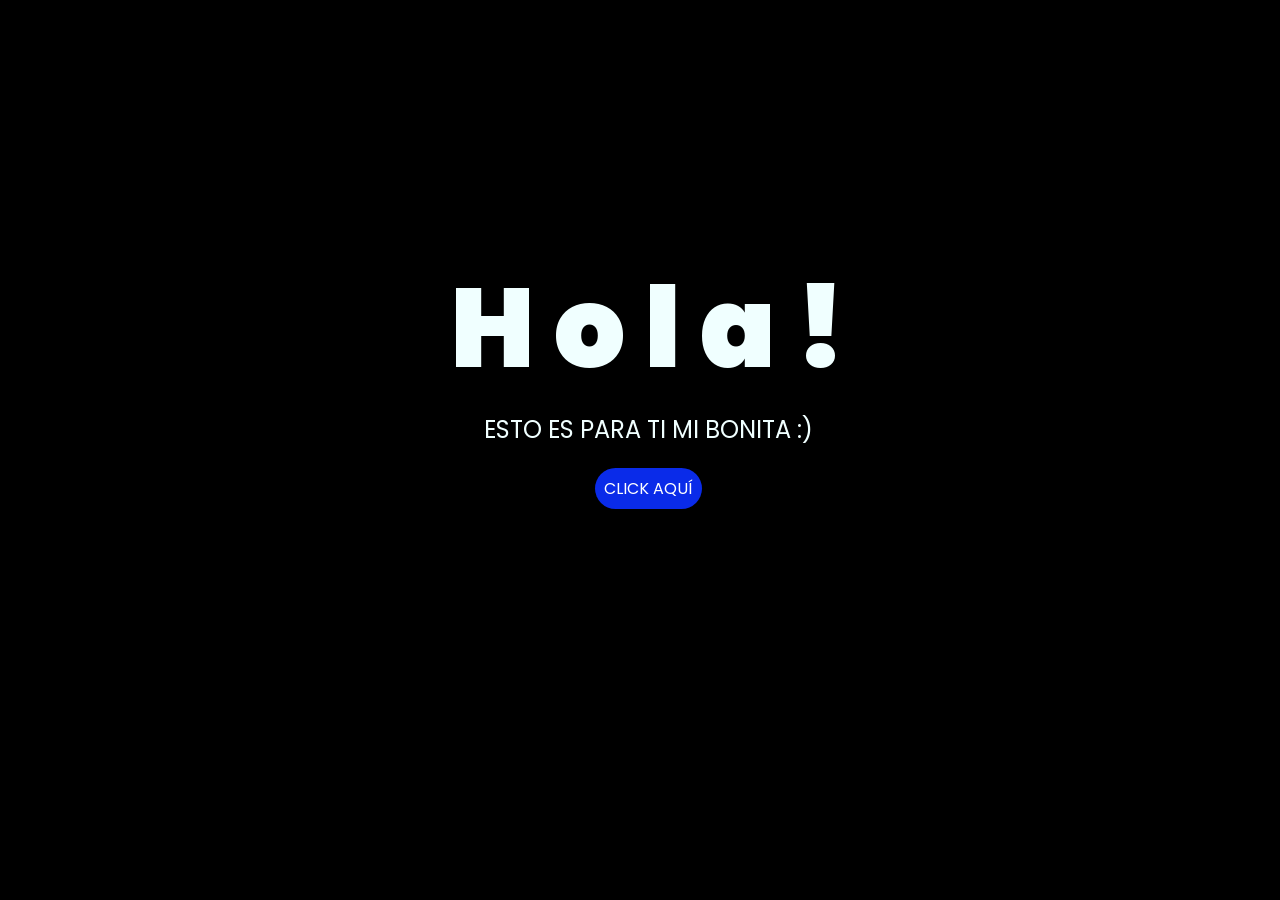
<file: inicio.html>
<!DOCTYPE html>
<html lang="es">

<head>
    <meta charset="UTF-8">
    <meta http-equiv="X-UA-Compatible" content="IE=edge">
    <meta name="viewport" content="width=device-width, initial-scale=1.0">
    <link rel="stylesheet" href="styl.css">
    <link rel="icon" href="flowers.png" type="image/x-icon">
    <title>Flowers</title>
</head>

<body>
    <div class="greetings">
        <span>H</span>
        <span>o</span>
        <span>l</span>
        <span>a</span>
        <span>!</span>
    </div>
    <div class="description">
        <span>ESTO ES PARA TI MI BONITA :)</span>
    </div>
    <div class="button">
        <button class="botones">
            <a href="flower.html" style="color: #fff;">CLICK AQUÍ</a>
        </button>
    </div>

</body>

</html>
</file>
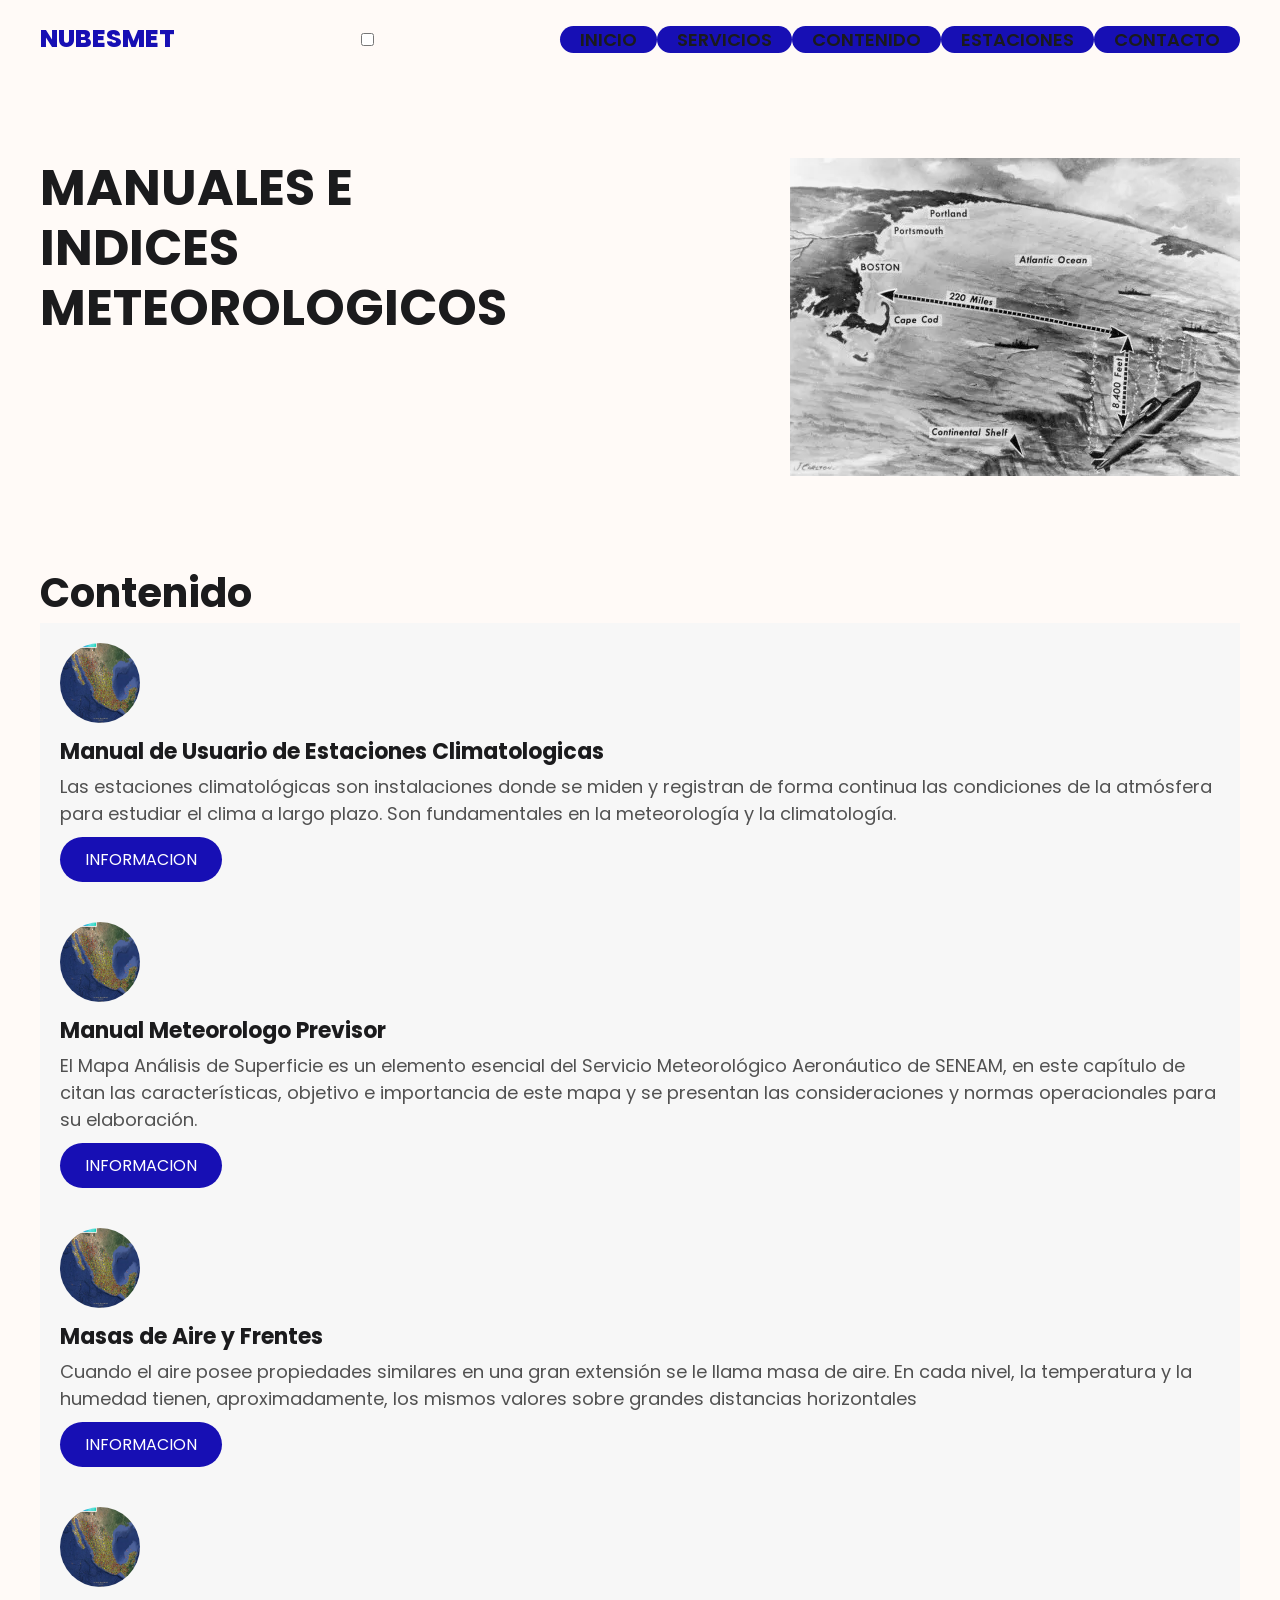
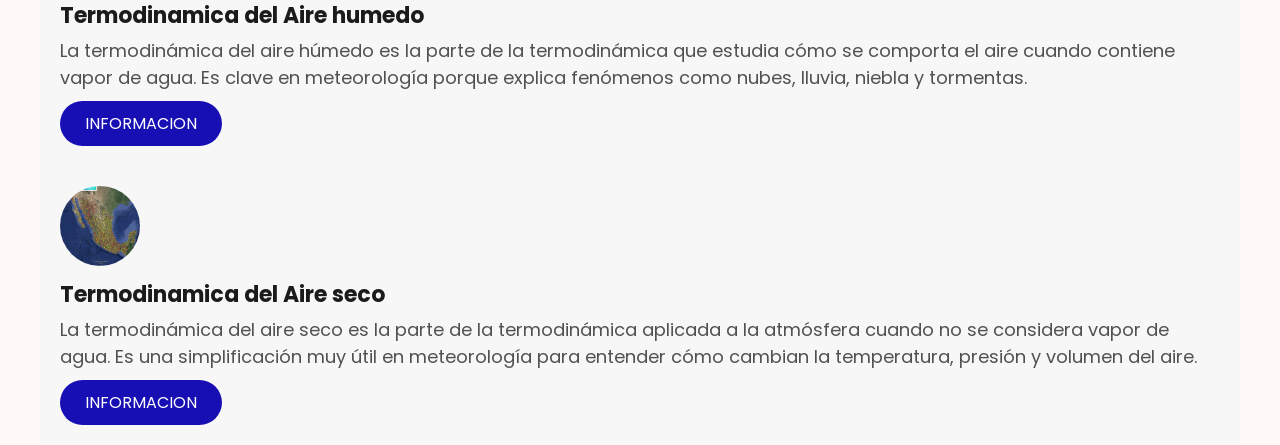
<file: Manual.html>
<!DOCTYPE html>
<html>
<head>
	<meta charset="utf-8">
	<meta name="viewport" content="width=device-width, initial-scale=1">
	<title>pagina</title>
	<link rel="stylesheet" type="text/css" href="style.css">
	<link rel="stylesheet" type="text/css" href="tablas.css">
</head>
<body>

	<header class="header">

		<div class="container">

			<div class="menu">
				<a href="#" class="logo">NUBESMET</a>
				<input type="checkbox" id="menu">
				<label for="menu">
					<img class="menu-icono" src="menu.webp">
				</label>
				<nav class="navbar">
					<ul>
						<li> <a class="btn-1" href="index.html">Inicio</a> </li>
						<li> <a class="btn-1" href="index.html">Servicios</a> </li>
						<li> <a class="btn-1" href="index.html">Contenido</a> </li>
						<li> <a class="btn-1" href="https://smn.conagua.gob.mx/es/">Estaciones</a> </li>
						<li> <a class="btn-1" href="https://smn.conagua.gob.mx/es/">Contacto</a> </li>
					</ul>
				</nav>
			</div>
			 <div class="header-content">
            	<div class="header-txt">
            		<h1>Manuales e Indices Meteorologicos</h1>
            		<p>
            			
            		</p>
            		
            		
            	</div>
            	<div class="heather-img">
            		<img src="10.webp">
            	</div>
            </div>
			 

		<h2>Contenido</h2>
		<div class="class-content">

			<div class="Products-1">
				<img src="18.png">
				<h4>Manual de Usuario de Estaciones Climatologicas</h4>
				<p>Las estaciones climatológicas son instalaciones donde se miden y registran de forma continua las condiciones de la atmósfera para estudiar el clima a largo plazo. Son fundamentales en la meteorología y la climatología.</p>
				<a href="https://smn.conagua.gob.mx/tools/RESOURCES/Normales_Climatologicas/EstacionesClimatologicas.pdf"class="btn-1 " target="_blank" >informacion</a>
			</div>
<div class="Products-1">
				<img src="18.png">
				<h4>Manual Meteorologo Previsor</h4>
				<p>El Mapa Análisis de Superficie es un elemento esencial del Servicio  
Meteorológico Aeronáutico de SENEAM, en este capítulo de citan las 
características, objetivo e importancia de este mapa y se presentan las 
consideraciones y normas operacionales para su elaboración.</p>
				<a href="file:///C:/Users/jacob/Downloads/Index%20ES%20LA%20PAGINA-20260426T152859Z-3-001/Index%20ES%20LA%20PAGINA/Manual%20meteorologo%20previsor.pdf"class="btn-1 " target="_blank" >informacion</a>
			</div>
			<div class="Products-1">
				<img src="18.png">
				<h4>Masas de Aire y Frentes</h4>
				<p> Cuando el aire posee propiedades 
similares en una gran extensión se le 
llama masa de aire. En cada nivel, la 
temperatura y la humedad tienen, 
aproximadamente, los mismos valores 
sobre grandes distancias horizontales</p>
				<a href="file:///C:/Users/jacob/Downloads/Index%20ES%20LA%20PAGINA-20260426T152859Z-3-001/Index%20ES%20LA%20PAGINA/masasdeairefrentes.pdf"class="btn-1 " target="_blank" >informacion</a>
			</div>
			<div class="Products-1">
				<img src="18.png">
				<h4>Termodinamica del Aire humedo</h4>
				<p>La termodinámica del aire húmedo es la parte de la termodinámica que estudia cómo se comporta el aire cuando contiene vapor de agua. Es clave en meteorología porque explica fenómenos como nubes, lluvia, niebla y tormentas.</p>
				<a href="file:///C:/Users/jacob/Downloads/Index%20ES%20LA%20PAGINA-20260426T152859Z-3-001/Index%20ES%20LA%20PAGINA/Met.%20Fisica-%20Termodinamica%20del%20aire%20humedo.pdf"class="btn-1 " target="_blank" >informacion</a>
			</div>
			<div class="Products-1">
				<img src="18.png">
				<h4>Termodinamica del Aire seco</h4>
				<p>La termodinámica del aire seco es la parte de la termodinámica aplicada a la atmósfera cuando no se considera vapor de agua. Es una simplificación muy útil en meteorología para entender cómo cambian la temperatura, presión y volumen del aire.</p>
				<a href="file:///C:/Users/jacob/Downloads/Index%20ES%20LA%20PAGINA-20260426T152859Z-3-001/Index%20ES%20LA%20PAGINA/Met.%20Fisica-%20Termodinamica%20aire%20seco.pdf"class="btn-1 " target="_blank" >informacion</a>
			</div>




			
		
	</main>
</file>
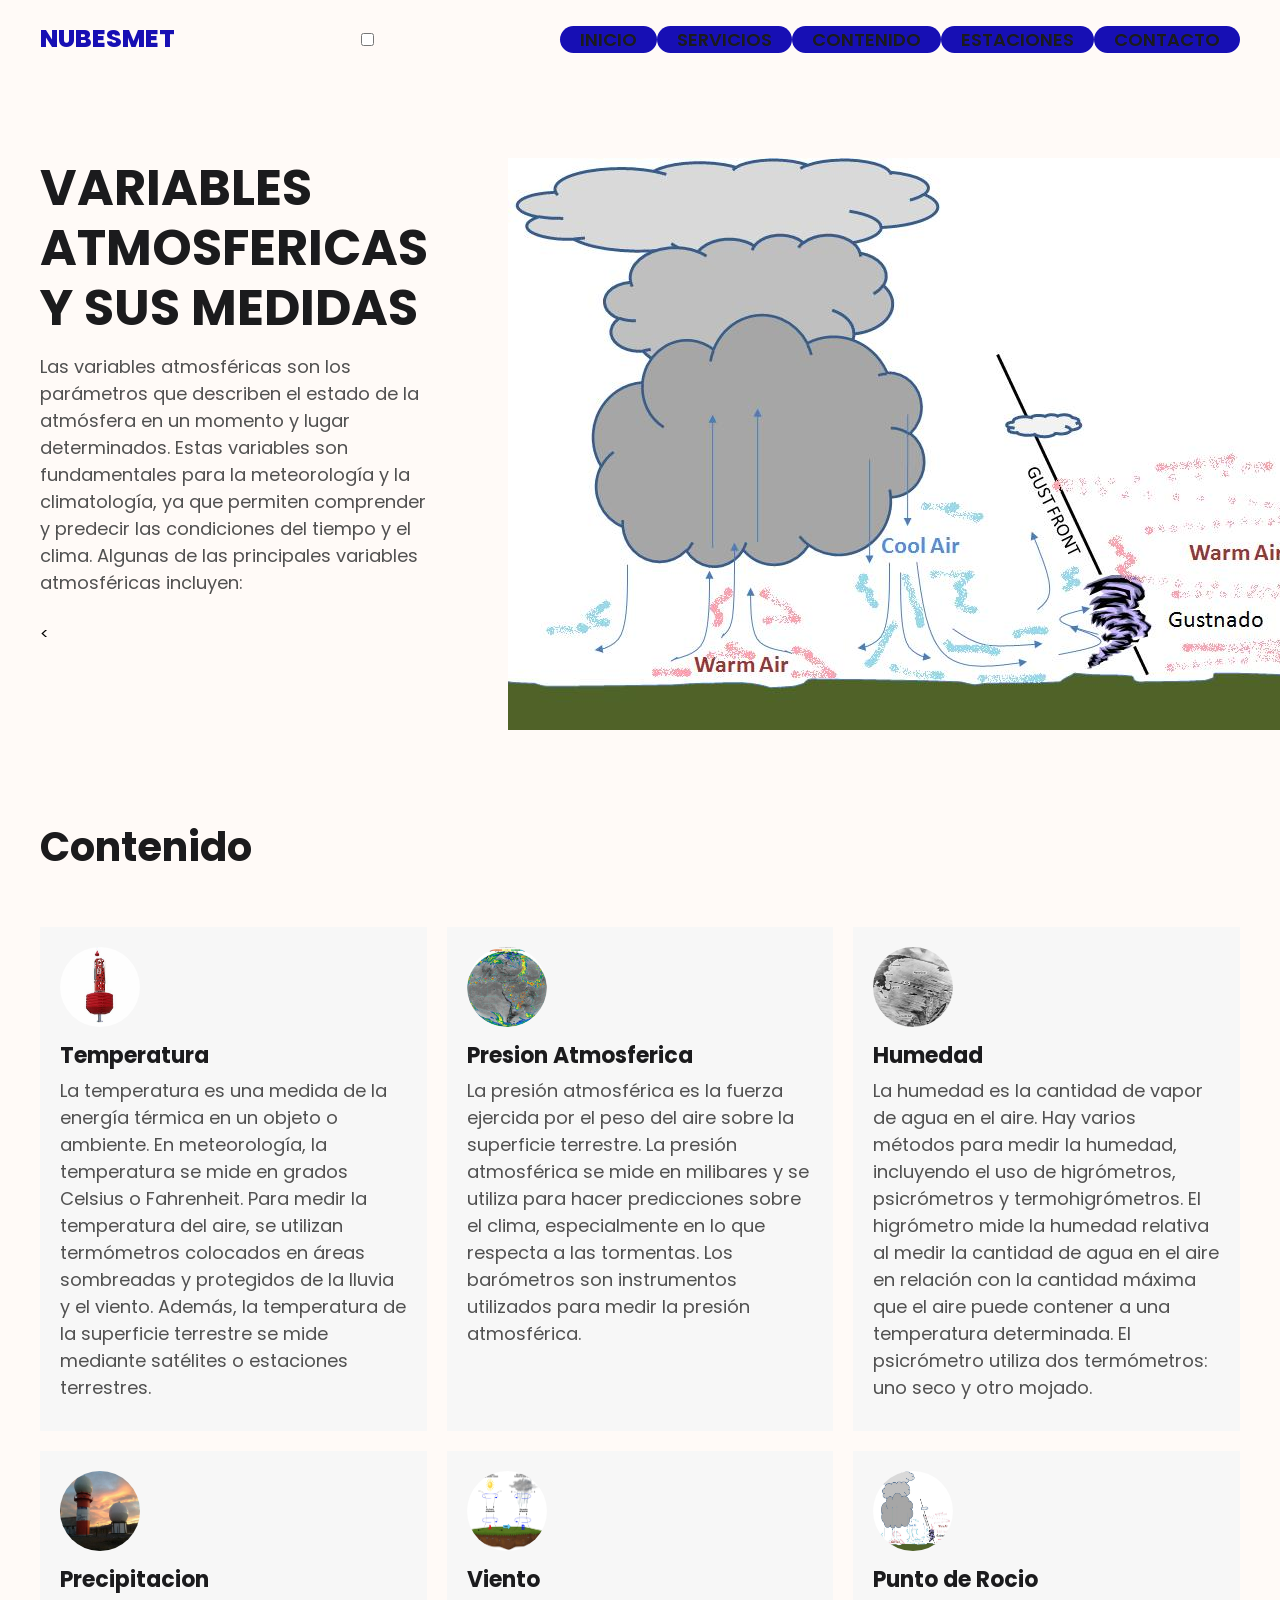
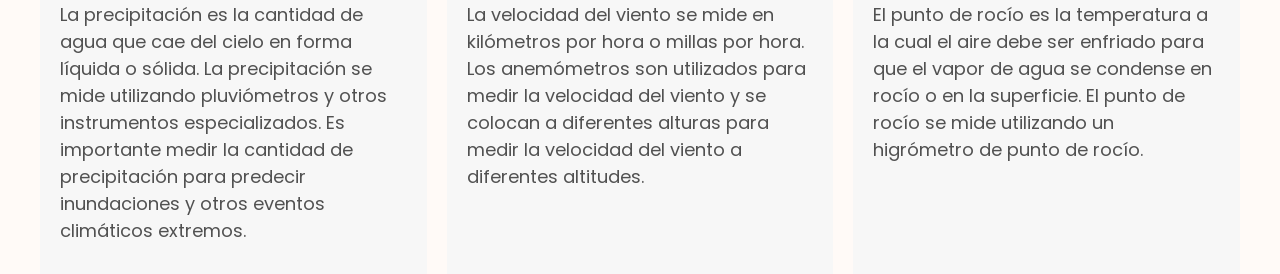
<file: unidades.html>
<!DOCTYPE html>
<html>
<head>
	<meta charset="utf-8">
	<meta name="viewport" content="width=device-width, initial-scale=1">
	<title>pagina</title>
	<link rel="stylesheet" type="text/css" href="style.css">
	<link rel="stylesheet" type="text/css" href="tablas.css">
</head>
<body>

	<header class="header">

		<div class="container">

			<div class="menu">
				<a href="#" class="logo">NUBESMET</a>
				<input type="checkbox" id="menu">
				<label for="menu">
					<img class="menu-icono" src="menu.webp">
				</label>
				<nav class="navbar">
					<ul>
						<li> <a class="btn-1" href="index.html">Inicio</a> </li>
						<li> <a class="btn-1" href="index.html">Servicios</a> </li>
						<li> <a class="btn-1" href="index.html">Contenido</a> </li>
						<li> <a class="btn-1" href="https://smn.conagua.gob.mx/es/">Estaciones</a> </li>
						<li> <a class="btn-1" href="https://smn.conagua.gob.mx/es/">Contacto</a> </li>
					</ul>
				</nav>
			</div>
			 <div class="header-content">
            	<div class="header-txt">
            		<h1>Variables Atmosfericas y sus medidas</h1>
            		<p>
            			Las variables atmosféricas son los parámetros que describen el estado de la atmósfera en un momento y lugar determinados.
            			Estas variables son fundamentales para la meteorología y la climatología, ya que permiten comprender y predecir las condiciones del tiempo y el clima. Algunas de las principales variables atmosféricas incluyen:
            		</p>
            		<
            		
            	</div>
            	<div class="heather-img">
            		<img src="13.jpg">
            	</div>
            </div>
			 

		<h2>Contenido</h2>
		<div class="Products-Content">

			<div class="Products-1">
				<img src="7.jpg">
				<h4>Temperatura</h4>
				<p> La temperatura es una medida de la energía térmica en un objeto o ambiente. En meteorología, la temperatura se mide en grados Celsius o Fahrenheit. Para medir la temperatura del aire, se utilizan termómetros colocados en áreas sombreadas y protegidos de la lluvia y el viento. Además, la temperatura de la superficie terrestre se mide mediante satélites o estaciones terrestres.</p>
				
			</div>

			<div class="Products-1">
				<img src="8.jpg">
				<h4>Presion Atmosferica</h4>
				<p> La presión atmosférica es la fuerza ejercida por el peso del aire sobre la superficie terrestre. La presión atmosférica se mide en milibares y se utiliza para hacer predicciones sobre el clima, especialmente en lo que respecta a las tormentas. Los barómetros son instrumentos utilizados para medir la presión atmosférica.</p>
				
			</div>

			<div class="Products-1">
				<img src="10.webp">
				<h4>Humedad</h4>
				<p>La humedad es la cantidad de vapor de agua en el aire. Hay varios métodos para medir la humedad, incluyendo el uso de higrómetros, psicrómetros y termohigrómetros. El higrómetro mide la humedad relativa al medir la cantidad de agua en el aire en relación con la cantidad máxima que el aire puede contener a una temperatura determinada. El psicrómetro utiliza dos termómetros: uno seco y otro mojado. </p>
				
			</div>

			<div class="Products-1">
				<img src="11.jpg">
				<h4>Precipitacion</h4>
				<p>La precipitación es la cantidad de agua que cae del cielo en forma líquida o sólida. La precipitación se mide utilizando pluviómetros y otros instrumentos especializados. Es importante medir la cantidad de precipitación para predecir inundaciones y otros eventos climáticos extremos. </p>
				
			</div>
			
			<div class="Products-1">
				<img src="12.jpg">
				<h4>Viento</h4>
				<p>La velocidad del viento se mide en kilómetros por hora o millas por hora. Los anemómetros son utilizados para medir la velocidad del viento y se colocan a diferentes alturas para medir la velocidad del viento a diferentes altitudes.</p>
				
			</div>

			<div class="Products-1">
				<img src="13.jpg">
				<h4>Punto de Rocio</h4>
				<p>El punto de rocío es la temperatura a la cual el aire debe ser enfriado para que el vapor de agua se condense en rocío o en la superficie. El punto de rocío se mide utilizando un higrómetro de punto de rocío.</p>
				
			</div>
		</div>
	</main>
</file>
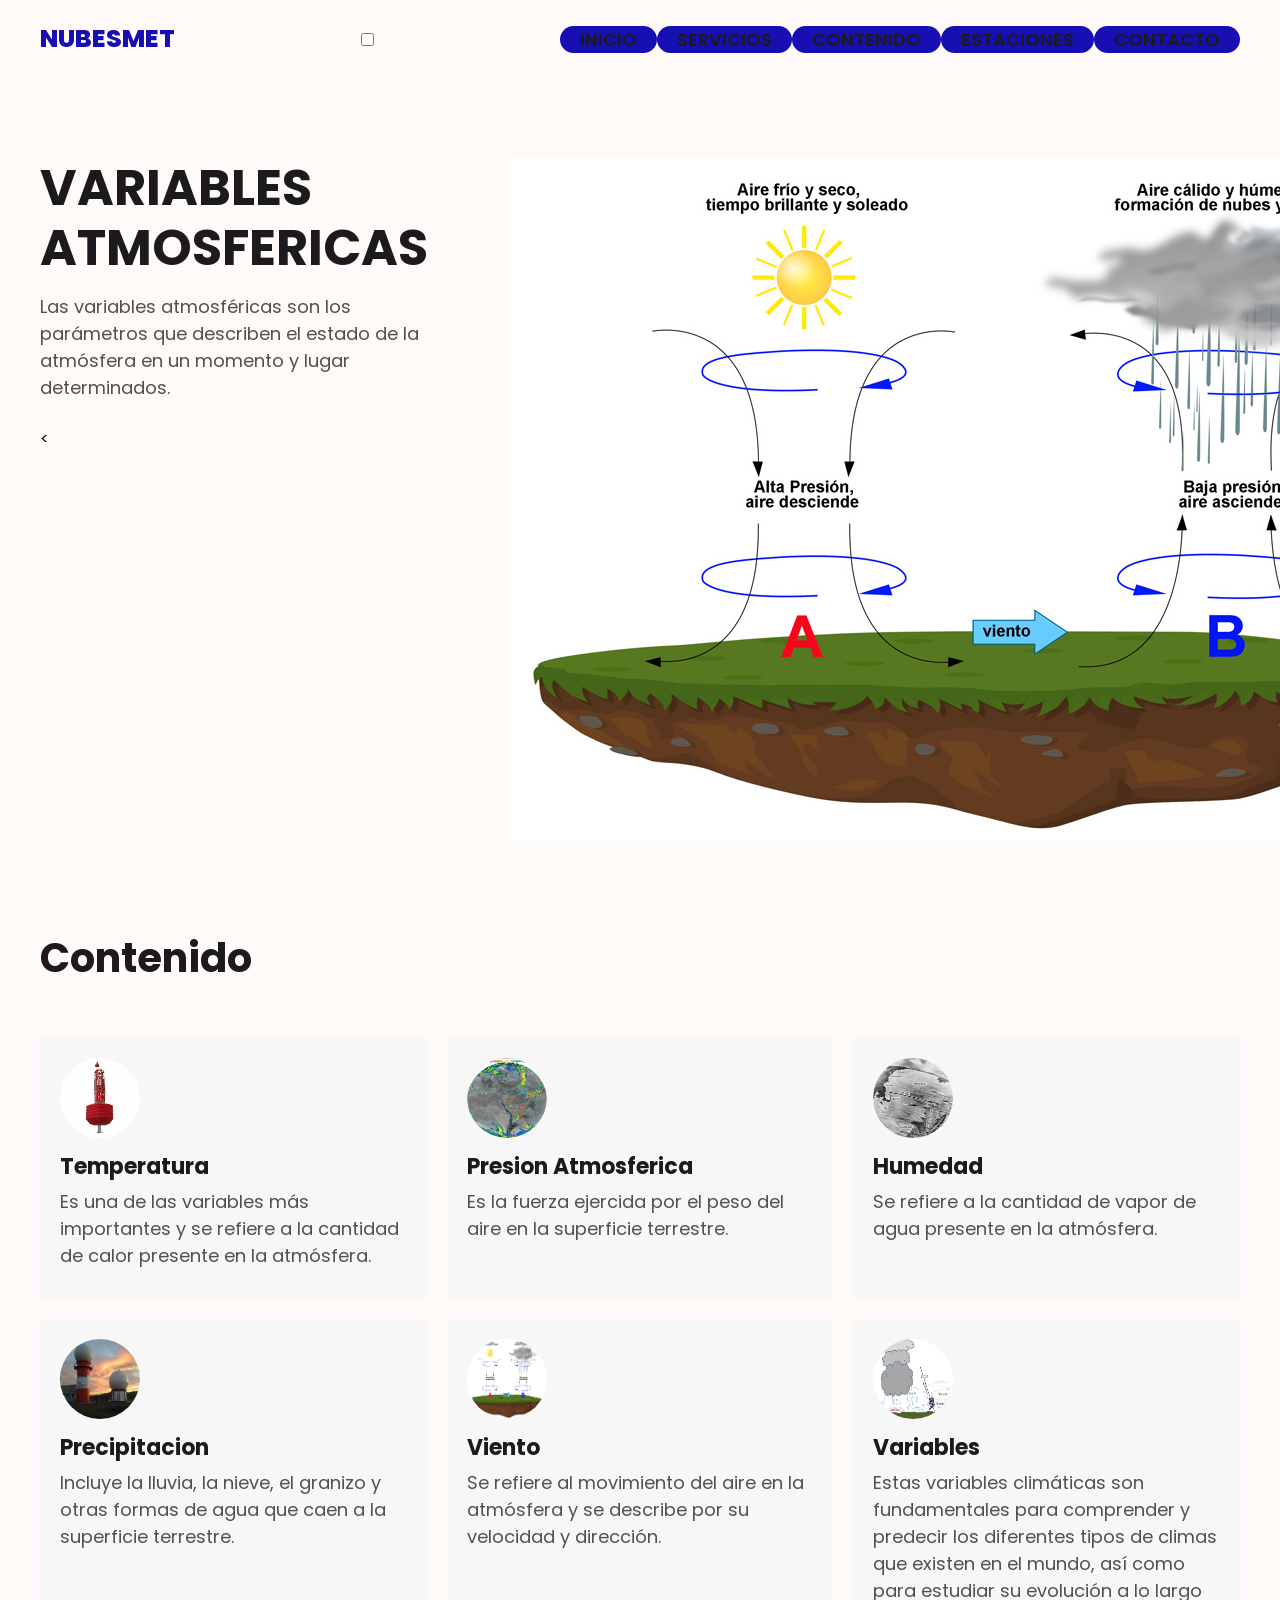
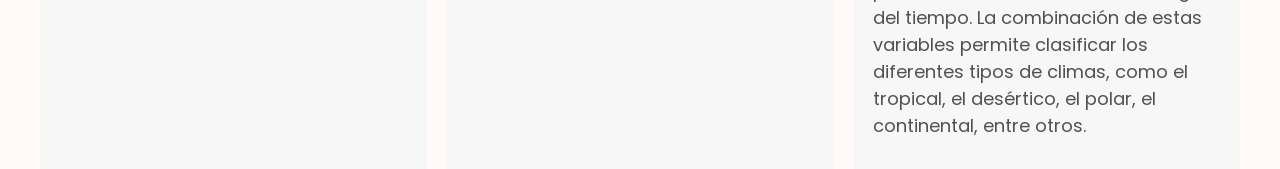
<file: variables.html>
<!DOCTYPE html>
<html>
<head>
	<meta charset="utf-8">
	<meta name="viewport" content="width=device-width, initial-scale=1">
	<title>pagina</title>
	<link rel="stylesheet" type="text/css" href="style.css">
	<link rel="stylesheet" type="text/css" href="tablas.css">
</head>
<body>

	<header class="header">

		<div class="container">

			<div class="menu">
				<a href="#" class="logo">NUBESMET</a>
				<input type="checkbox" id="menu">
				<label for="menu">
					<img class="menu-icono" src="menu.webp">
				</label>
				<nav class="navbar">
					<ul>
						<li> <a class="btn-1" href="index.html">Inicio</a> </li>
						<li> <a class="btn-1" href="index.html">Servicios</a> </li>
						<li> <a class="btn-1" href="index.html">Contenido</a> </li>
						<li> <a class="btn-1" href="https://smn.conagua.gob.mx/es/">Estaciones</a> </li>
						<li> <a class="btn-1" href="https://smn.conagua.gob.mx/es/">Contacto</a> </li>
					</ul>
				</nav>
			</div>
			 <div class="header-content">
            	<div class="header-txt">
            		<h1>Variables Atmosfericas</h1>
            		<p>
            			Las variables atmosféricas son los parámetros que describen el estado de la atmósfera en un momento y lugar determinados.
            		</p>
            		<
            		
            	</div>
            	<div class="heather-img">
            		<img src="12.jpg">
            	</div>
            </div>
			 

		<h2>Contenido</h2>
		<div class="Products-Content">

			<div class="Products-1">
				<img src="7.jpg">
				<h4>Temperatura</h4>
				<p> Es una de las variables más importantes y se refiere a la cantidad de calor presente en la atmósfera.</p>
				
			</div>

			<div class="Products-1">
				<img src="8.jpg">
				<h4>Presion Atmosferica</h4>
				<p> Es la fuerza ejercida por el peso del aire en la superficie terrestre.</p>
				
			</div>

			<div class="Products-1">
				<img src="10.webp">
				<h4>Humedad</h4>
				<p>Se refiere a la cantidad de vapor de agua presente en la atmósfera.</p>
				
			</div>

			<div class="Products-1">
				<img src="11.jpg">
				<h4>Precipitacion</h4>
				<p>Incluye la lluvia, la nieve, el granizo y otras formas de agua que caen a la superficie terrestre. </p>
				
			</div>
			
			<div class="Products-1">
				<img src="12.jpg">
				<h4>Viento</h4>
				<p>Se refiere al movimiento del aire en la atmósfera y se describe por su velocidad y dirección.</p>
				
			</div>

			<div class="Products-1">
				<img src="13.jpg">
				<h4>Variables</h4>
				<p>Estas variables climáticas son fundamentales para comprender y predecir los diferentes tipos de climas que existen en el mundo, así como para estudiar su evolución a lo largo del tiempo. La combinación de estas variables permite clasificar los diferentes tipos de climas, como el tropical, el desértico, el polar, el continental, entre otros.</p>
				
			</div>
		</div>
	</main>
</file>
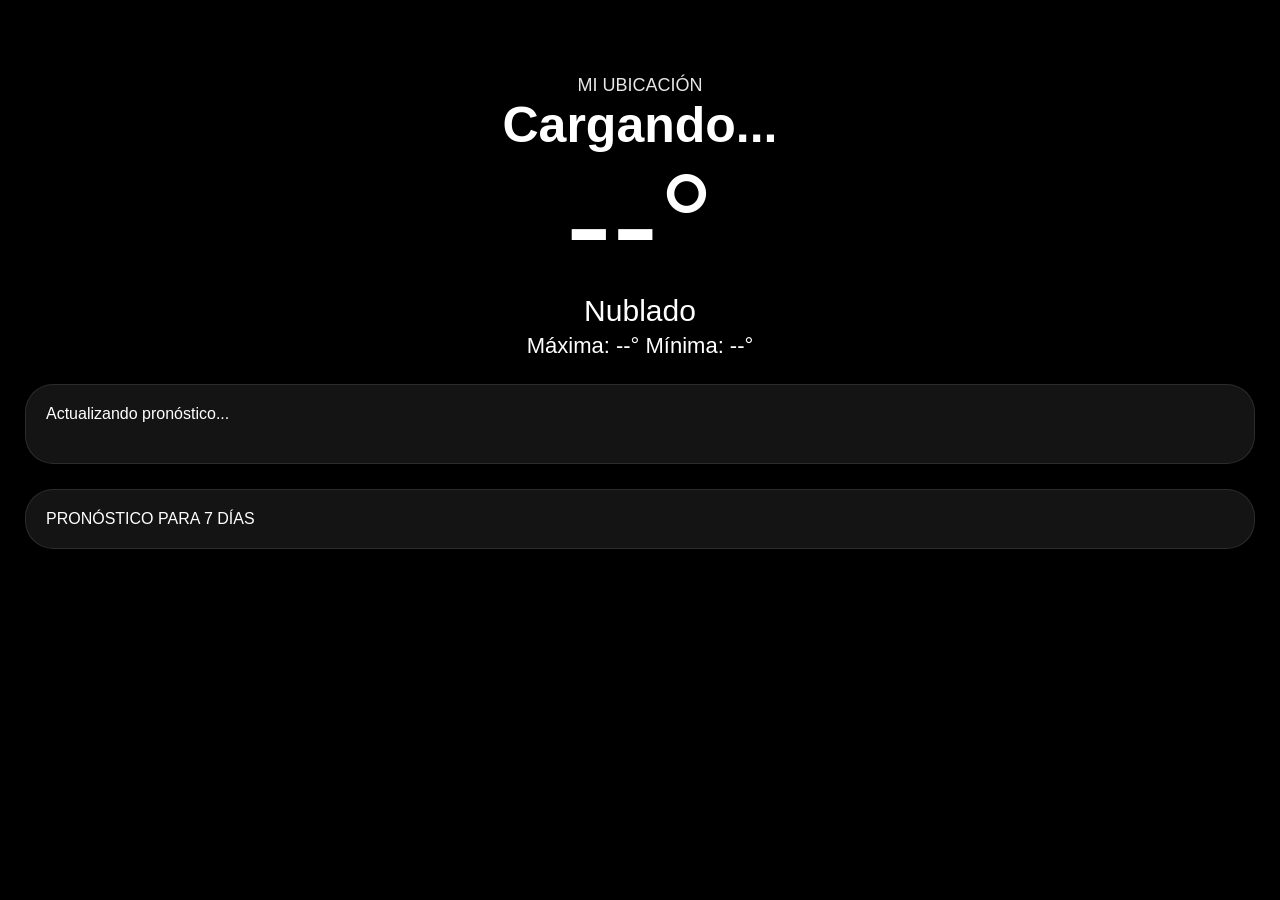
<file: Pronostico/Pagina.html>
<!DOCTYPE html>
<html lang="es">
<head>

    <meta charset="UTF-8">
    <meta name="viewport" content="width=device-width, initial-scale=1.0">

    <title>Clima </title>

    <link rel="stylesheet" href="style1.css">

</head>

<body>

    <div class="background"></div>

    <main class="app">

        <!-- Parte superior -->

        <section class="top">

            <p class="location-label">MI UBICACIÓN</p>

            <h2 id="city">Cargando...</h2>

            <h1 id="temp">--°</h1>

            <p id="weather">Nublado</p>

            <p class="maxmin">
                Máxima: <span id="max">--°</span>
                Mínima: <span id="min">--°</span>
            </p>

        </section>

        <!-- Pronóstico horas -->

        <section class="card">

            <p id="description">
                Actualizando pronóstico...
            </p>

            <div class="hourly" id="hourly">

            </div>

        </section>

        <!-- Pronóstico días -->

        <section class="card">

            <div class="title">
                PRONÓSTICO PARA 7 DÍAS
            </div>

            <div id="daily"></div>

        </section>

    </main>

    <script src="script1.js"></script>

</body>
</html>
</file>
<file: Pronostico/style2.css>
@import url('https://fonts.googleapis.com/css2?family=Poppins:wght@100;200;300;400;500;600;700;800;900&display=swap');

/* ===== RESET ===== */

*{
    margin:0;
    padding:0;
    box-sizing:border-box;
    text-decoration:none;
    list-style:none;
    transition:all .3s ease;
}

body{

    font-family:"Poppins", sans-serif;

    background:#FFFAF7;

    color:#1B1B1D;

    overflow-x:hidden;

}
.topbar{

    width:100%;

    background:#6d002f;

    display:flex;

    align-items:center;

    justify-content:space-between;

    gap:20px;

    padding:20px;

    flex-wrap:wrap;

}

.topbar-logo{

    width:90px;

    height:auto;

}

.topbar-title{

    flex:1;

    text-align:center;

    color:white;

    font-size:42px;

    font-weight:800;

    line-height:1.2;

}

/* ===== RESPONSIVE ===== */

@media(max-width:768px){

    .topbar{

        justify-content:center;

        text-align:center;

        padding:15px;

        gap:10px;

    }

    .topbar-logo{

        width:65px;

    }

    .topbar-title{

        font-size:26px;

        line-height:1.3;

    }

}
.logo-side{

    width:70px;

    height:auto;

}

.topbar-title{

    color:white;

    font-size:28px;

    font-weight:700;

    text-align:center;

    flex:1;

}

img{

    max-width:100%;
    height:auto;
    display:block;

}

.container{

    max-width:1200px;
    margin:0 auto;
    padding:0 20px;

}

/* ===== HEADER ===== */

.header{

    background:
    linear-gradient(
    135deg,
    #FFFAF7,
    #FFE8D2
    );

    min-height:100vh;

}

/* ===== MENU ===== */

.menu{

    display:flex;
    justify-content:space-between;
    align-items:center;

    padding:20px 0;

    position:sticky;
    top:0;

    z-index:1000;

    background:rgba(255,250,247,.9);

    backdrop-filter:blur(12px);

}

.logo{

    color:#170fb4;

    font-size:28px;

    font-weight:800;

    text-transform:uppercase;

}

.menu .navbar ul{

    display:flex;
    gap:10px;

}

.menu .navbar ul li a{

    font-size:17px;

    padding:10px 18px;

    color:#f3f3f9;

    font-weight:600;

    border-radius:20px;

}

.menu .navbar ul li a:hover{

    background:#1a0889;
    color:#FFF;

}

#menu{

    display:none;

}

.menu-icono{

    width:25px;

}

.menu label{

    cursor:pointer;
    display:none;

}

/* ===== HERO ===== */

.header-content{

    display:flex;
    align-items:center;
    justify-content:space-between;

    padding:90px 0;

    gap:40px;

}

.header-txt{

    flex:1;

}

.header-txt h1{

    font-size:64px;

    line-height:1.1;

    font-weight:800;

    letter-spacing:-2px;

    margin-bottom:20px;

}

.header-txt p{

    font-size:18px;

    color:#515151;

    line-height:1.7;

    margin-bottom:30px;

}

/* ===== BUTTON ===== */

.btn-1{

    display:inline-block;

    padding:14px 30px;

    background:#0f21c8;

    color:#FFF;

    font-size:16px;

    font-weight:600;

    border-radius:35px;

    box-shadow:
    0 10px 25px rgba(255,132,0,.3);

}

.btn-1:hover{

    transform:translateY(-4px);

    background:#0f21c8;

    box-shadow:
    0 15px 30px rgba(255,132,0,.4);

}

.header-img{

    flex:1;

}

/* ===== SERVICES ===== */

.Services{

    padding:100px 0;

    text-align:center;

}

h2{

    font-size:42px;

    color:#1B1B1D;

    font-weight:700;

}

.Services-Content{

    display:flex;
    justify-content:space-between;
    gap:30px;

    margin-top:60px;

}

.Services-1{

    flex:1;

    padding:35px 25px;

    background:#FFF;

    border-radius:30px;

    box-shadow:
    0 10px 30px rgba(0,0,0,.06);

}

.Services-1:hover{

    transform:translateY(-10px);

    box-shadow:
    0 20px 40px rgba(0,0,0,.12);

}

.Services-1 img{

    width:70px;

    margin:0 auto 20px;

}

.Services-1 h3{

    font-size:22px;

    margin-bottom:15px;

}

/* ===== PRODUCTS ===== */

.Products{

    padding:0 0 100px;

    text-align:center;

}

.Products-Content{

    margin-top:60px;

    display:grid;

    grid-template-columns:
    repeat(3, 1fr);

    gap:25px;

}

.Products-1{

    background:rgba(255,255,255,.8);

    backdrop-filter:blur(10px);

    padding:30px;

    border-radius:30px;

    box-shadow:
    0 10px 30px rgba(0,0,0,.05);

}

.Products-1:hover{

    transform:translateY(-10px);

    box-shadow:
    0 20px 40px rgba(0,0,0,.12);

}

.Products-1 img{

    width:90px;
    height:90px;

    border-radius:50%;

    margin:0 auto 15px;

    object-fit:cover;

}

.Products-1 h4{

    font-size:24px;

    margin-bottom:10px;

}

.Products-1 p{

    color:#FF8400;

    font-weight:600;

}

/* ===== ESTACIONES ===== */

.Estaciones{

    text-align:center;

    padding-bottom:100px;

}

.Estaciones-Content{

    display:flex;

    gap:30px;

    margin-top:60px;

}

.Estaciones-1{

    flex:1;

    background:#FFF;

    padding:35px;

    border-radius:30px;

    box-shadow:
    0 10px 30px rgba(0,0,0,.06);

}

.Estaciones-1:hover{

    transform:translateY(-10px);

    box-shadow:
    0 20px 40px rgba(0,0,0,.12);

}

.Estaciones-1 img{

    width:90px;
    height:90px;

    border-radius:50%;

    object-fit:cover;

    margin:0 auto 20px;

}

.Estaciones-1 h3{

    font-size:22px;

    margin-bottom:15px;

}

/* ===== FOOTER ===== */

.footer{

    border-top:
    1px solid rgba(0,0,0,.08);

    padding:30px 0;

}

.footer-content{

    display:flex;
    justify-content:space-between;
    align-items:center;

}

.footer-content ul{

    display:flex;
    gap:10px;

}

.footer-content ul li a{

    color:#1B1B1D;

    font-size:16px;

    font-weight:600;

    padding:10px 15px;

    border-radius:20px;

}

.footer-content ul li a:hover{

    background:#FF8400;
    color:#FFF;

}

/* ===== TABLE ===== */

.table{

    width:100%;

    overflow-x:auto;

    display:block;

}

.table th{

    background:#d94a38;

    color:#FFF;

    padding:12px 20px;

}

.table td{

    border-bottom:
    1px solid #CCC;

    padding:12px 20px;

}

/* ===== RESPONSIVE ===== */

@media(max-width:991px){

    .menu{

        padding:20px;

    }

    .menu label{

        display:block;

    }

    .menu .navbar{

        position:absolute;

        top:100%;
        left:0;
        right:0;

        background:#FF8400;

        display:none;

        padding:20px;

        border-radius:0 0 20px 20px;

    }

    .menu .navbar ul{

        flex-direction:column;

    }

    .menu .navbar ul li{

        width:100%;

    }

    .menu .navbar ul li a{

        color:#FFF;

        display:block;

        text-align:center;

    }

    #menu:checked ~ .navbar{

        display:block;

    }

    .header-content{

        flex-direction:column;

        text-align:center;

        padding:50px 0;

    }

    .header-txt{

        padding:0;

    }

    .header-txt h1{

        font-size:48px;

    }

    .Services{

        padding:60px 0;

    }

    .Services-Content{

        flex-direction:column;

    }

    .Products-Content{

        grid-template-columns:1fr;

    }

    .Estaciones-Content{

        flex-direction:column;

    }

    .footer-content{

        flex-direction:column;

        gap:20px;

        text-align:center;

    }

    .footer-content ul{

        flex-direction:column;

    }

}
</file>
<file: style.css>
@import url('https://fonts.googleapis.com/css2?family=Poppins:ital,wght@0,100;0,200;0,300;0,400;0,500;0,600;0,700;0,800;0,900;1,100;1,200;1,300;1,400;1,500;1,600;1,700;1,800;1,900&display=swap');


*{
	margin: 0;
	padding: 0;
	box-sizing: border-box;
	text-decoration: none;
	list-style: none;
	
}

body{
	font-family: "Poppins", sans-serif;
	font-family: "Poppins", sans-serif;
	font-family: "Poppins", sans-serif;
	font-family: "Poppins", sans-serif;
	 font-family: "Poppins", sans-serif;
	 font-family: "Poppins", sans-serif;
	  font-family: "Poppins", sans-serif;
	  font-family: "Poppins", sans-serif;
	  font-family: "Poppins", sans-serif;
}
.topbar{

    width:100%;

    background:#6d002f;

    display:flex;

    align-items:center;

    justify-content:space-between;

    gap:20px;

    padding:20px;

    flex-wrap:wrap;

}

.topbar-logo{

    width:90px;

    height:auto;

}

.topbar-title{

    flex:1;

    text-align:center;

    color:white;

    font-size:42px;

    font-weight:800;

    line-height:1.2;

}


img{
	<max-width: 100%;
	height: auto;
}

.container {
	max-width: 1200px;
	margin: 0 auto;
}

.header {
	background-color: #FFFAF7;

}


.menu {
	display: flex;
	justify-content: space-between;
	align-items: center;
	padding: 20px 0;
}


.logo {
	color: #170fb4;
	font-size: 25px;
	font-weight: 800;
	text-transform: uppercase;
}


.menu .navbar ul {
	display: flex;
}

.menu .navbar ul li a {
	font-size: 18px;
	padding: 0 20px;
	color: #1B1B1D;
	display: block;
	font-weight: 600;
}

.menu .navbar ul li a:hover {
	color: #170fb4;
}

#MENU {
	display: none;
}

.menu-icono {
	width: 25px;
}

.menu label {
	cursor: pointer;
	display: none;
}

.header-content {
	display: flex;
	justify-content: space-between;
	padding: 80px 0;
}

.header-txt {
	flex-basis: 50%;
	padding-right: 80px;
}

.header-txt h1 {
	font-size: 50px;
	line-height: 1.2;
	text-transform: uppercase;
	color: #1B1B1D;
	margin-bottom: 15px;
}

p {
	font-size: 18px;
	color: #515151;
	margin-bottom: 25px;
}

.btn-1 {
	display: inline-block;
	padding: 10px 25px;
	color: #FFFFFF;
	background-color: #170fb4;
	text-transform: uppercase;
	border-radius: 25px;
	font-size: 16px;
}

.btn-1:hover {
	background-color: #170fb4;
}

.header-img {
	flex-basis: 50%;
}

.Services{
	padding: 80px 0;
	text-align: center;
}

h2 {
	color: #1B1B1D;
	font-size: 40px;
}

.Services-Content {
	display: flex;
	justify-content: space-between;
	margin-top: 50px;
}

.Services-1 {
	flex-basis: calc(33.3% - 40px);
}

.Services-1 img {
	width: 60px;
	margin-bottom: 20px;
}

.Services-1 h3 {
	color: #1B1B1D;
	font-size: 20px;
	margin-bottom: 10px;
}

.Products {
	padding: 0 0 80px 0;
	text-align: center;
}

.Products-Content {
	margin-top: 50px;
	display: grid;
	grid-template-columns: repeat(3, 1fr);
	gap: 20px;
}

.Products-1 {
	background-color: #F7F7F7;
	padding: 20px;
}

.Products-1 img {
	width: 80px;
	height: 80px;
	border-radius: 50%;
	margin-bottom: 5px;
}

.Products-1 h4 {
	color: #1B1B1D;
	font-size: 22px;
	margin-bottom: 5px;
}


.Products-1 p {
	color: FF8400;
	margin-bottom: 10px;
}

.Estaciones {
	text-align: center;
	padding-bottom: 80px;
}

.Estaciones-Content {
	display: flex;
	justify-content: space-between;
	margin-top: 50px;
}

.Estaciones-1 {
	flex-basis: calc(50% - 20px);
	padding: 20px;
	box-shadow: 0 0 20px rgba(0, 0, 0, 0.2);
	border-radius: 20px;
}

.Estaciones-1 img {
	width: 80px;
	height: 80px;
	border-radius: 50%;
	margin-bottom: 5px;
}


.Estaciones-1 h3 {
	color: #1B1B1D;
	font-size: 18px;
	text-transform: uppercase;
	margin-bottom: 10px;
}

.Estaciones-1 p {
	margin-bottom: 0;
}

.footer {
	border-top: 1px solid #1B1B1D2B;
	padding: 20px 0;
}

.footer.content {
	display: flex;
	justify-content: space-between;
	align-items: center;
}

.footer.content ul {
	display: flex;
}

.footer.content ul li a {
	display: block;
	padding: 10px;
	color: #1B1B1D;
	font-size: 18px;
	font-weight: 600;
}

.footer.content ul li a:hover {
	color: #FF8400;
}


@media(max-width:991px) {

	.menu {
		padding: 20px;
		position: relative;
	}
	.menu label{
		display: initial;
	}

	.menu .navbar {
		position: absolute;
		top: 100%;
		left: 0;
		right: 0;
		background-color: #FF5A2C;
		display: none;
	}

	.menu .navbar ul {
		flex-direction: column;
	}

	.menu .navbar ul li {
		width: 100%;
		padding: 20px 0;
	}

	.menu .navbar ul li a:hover {
		color: #FFFFFF;
	}

	#menu:checked ~ .navbar {
		display: initial;
	}

	.header-content {
		padding: 30px;
		flex-direction: column;
		text-align: center;
	}

	.header-txt {
		padding: 0 0 40px 0;
	}

	.Services {
		padding: 30px;
	}

	.Services-Content {
		flex-direction: column;
		margin-top: 30px;
	}

	.Products {
		padding: 30px;
	}

	.Products-Content {
		margin-top: 30px;
		grid-template-columns: repeat(1, 1fr);
	}

	.Estaciones {
		padding: 3opx;
	}

	.Estaciones-Content {
		flex-direction: column;
		margin-top: 30px;
	}

	.Estaciones-1 {
		margin-bottom: 30px;
	}

	.footer {
		padding: 30px;
		text-align: center;
	}

	.footer-content {
		flex-direction: column;
	}

	.footer-content ul {
		flex-direction: column;
	}

	
	.table {
		width: 600px;
		margin: auto;
	}
	.table th {
		background: #d94a38;
		color: #FFF;
		padding: 10px 20px;
	}
	.table td {
		border-bottom: 1px solid # CCC;
	}



}
</file>
<file: tablas.css>
table {
	width: 600px;
	margin: auto;
}
th {
	background: #d94a38;
	color: #fff;
	padding: 10px 20px;
}
td {
	border-bottom: 1px solid #ccc;
	text-align: center;
	padding: 10px 20px 0;
}
tbody tr:nth-child(even) {
	background: #eee;
}
tfoot td {
	background: #666;
	color: #fff;
	padding-bottom: 10px;
	border-radius: 0 0 10px 10px;
}
caption {
	background: #666;
	color: #fff;
	padding-bottom: 10px;
	border-radius:10px 10px 0 0;
}
</file>
<file: main.css>
*,
*::after,
*::before {
  padding: 0;
  margin: 0;
  box-sizing: border-box;
}

:root {
  --dark-color: #000;
}

body {
  display: flex;
  align-items: flex-end;
  justify-content: center;
  min-height: 100vh;
  background-color: var(--dark-color);
  overflow: hidden;
  perspective: 1000px;
}

#lyrics {
  font-size: 28px;
  font-family: "Franklin Gothic Medium", "Arial Narrow", Arial, sans-serif;
  color: white;
  position: absolute;
  margin-bottom: 20%;
  z-index: 1;
  font-weight: bold;
  letter-spacing: 4px;
}
@media only screen and (max-width: 600px) {
  /* Estilos específicos para dispositivos con un ancho máximo de 600px */
  #lyrics {
      font-size: 14px; /* Reduce el tamaño del texto para dispositivos más pequeños */
      margin-bottom: 530px;
      letter-spacing: 3px;
  }

}
.titulo {
  margin-bottom: 180px;
  font-family: "Arial Narrow", Arial, sans-serif;
  color: yellow;
  position: absolute;
  font-weight: bold;
  letter-spacing: 10px;
  opacity: 0;
  animation: fadeIn 3s ease-in-out forwards;
  text-align: center;
}
@keyframes fadeIn {
  from {
    opacity: 0;
  }
  to {
    opacity: 1;
  }
}

.night {
  z-index: -1;
  position: absolute;
  left: 50%;
  top: 0;
  transform: translateX(-50%);
  width: 100%;
  height: 100%;
  filter: blur(0.1vmin);
  background-image: radial-gradient(
      ellipse at top,
      transparent 0%,
      var(--dark-color)
    ),
    radial-gradient(
      ellipse at bottom,
      var(--dark-color),
      rgba(145, 233, 255, 0.2)
    ),
    repeating-linear-gradient(
      220deg,
      rgb(0, 0, 0) 0px,
      rgb(0, 0, 0) 19px,
      transparent 19px,
      transparent 22px
    ),
    repeating-linear-gradient(
      189deg,
      rgb(0, 0, 0) 0px,
      rgb(0, 0, 0) 19px,
      transparent 19px,
      transparent 22px
    ),
    repeating-linear-gradient(
      148deg,
      rgb(0, 0, 0) 0px,
      rgb(0, 0, 0) 19px,
      transparent 19px,
      transparent 22px
    ),
    linear-gradient(90deg, rgb(0, 255, 250), rgb(240, 240, 240));
}

.flowers {
  position: relative;
  transform: scale(0.9);
  /*margin-bottom: 100px;
  */
}

@media only screen and (max-width: 600px) {
  /* Estilos específicos para dispositivos con un ancho máximo de 600px */
.flowers {
      font-size: 14px;
      margin-bottom: 35%;
      letter-spacing: 3px;
      transform: scale(1.0);
}

}

.flower {
  position: absolute;
  bottom: 10vmin;
  transform-origin: bottom center;
  z-index: 10;
  --fl-speed: 0.8s;
}
.flower--1 {
  -webkit-animation: moving-flower-1 4s linear infinite;
  animation: moving-flower-1 4s linear infinite;
}
.flower--1 .flower__line {
  height: 70vmin;
  -webkit-animation-delay: 0.3s;
  animation-delay: 0.3s;
}
.flower--1 .flower__line__leaf--1 {
  -webkit-animation: blooming-leaf-right var(--fl-speed) 1.6s backwards;
  animation: blooming-leaf-right var(--fl-speed) 1.6s backwards;
}
.flower--1 .flower__line__leaf--2 {
  -webkit-animation: blooming-leaf-right var(--fl-speed) 1.4s backwards;
  animation: blooming-leaf-right var(--fl-speed) 1.4s backwards;
}
.flower--1 .flower__line__leaf--3 {
  -webkit-animation: blooming-leaf-left var(--fl-speed) 1.2s backwards;
  animation: blooming-leaf-left var(--fl-speed) 1.2s backwards;
}
.flower--1 .flower__line__leaf--4 {
  -webkit-animation: blooming-leaf-left var(--fl-speed) 1s backwards;
  animation: blooming-leaf-left var(--fl-speed) 1s backwards;
}
.flower--1 .flower__line__leaf--5 {
  -webkit-animation: blooming-leaf-right var(--fl-speed) 1.8s backwards;
  animation: blooming-leaf-right var(--fl-speed) 1.8s backwards;
}
.flower--1 .flower__line__leaf--6 {
  -webkit-animation: blooming-leaf-left var(--fl-speed) 2s backwards;
  animation: blooming-leaf-left var(--fl-speed) 2s backwards;
}
.flower--2 {
  left: 50%;
  transform: rotate(20deg);
  -webkit-animation: moving-flower-2 4s linear infinite;
  animation: moving-flower-2 4s linear infinite;
}
.flower--2 .flower__line {
  height: 60vmin;
  -webkit-animation-delay: 0.6s;
  animation-delay: 0.6s;
}
.flower--2 .flower__line__leaf--1 {
  -webkit-animation: blooming-leaf-right var(--fl-speed) 1.9s backwards;
  animation: blooming-leaf-right var(--fl-speed) 1.9s backwards;
}
.flower--2 .flower__line__leaf--2 {
  -webkit-animation: blooming-leaf-right var(--fl-speed) 1.7s backwards;
  animation: blooming-leaf-right var(--fl-speed) 1.7s backwards;
}
.flower--2 .flower__line__leaf--3 {
  -webkit-animation: blooming-leaf-left var(--fl-speed) 1.5s backwards;
  animation: blooming-leaf-left var(--fl-speed) 1.5s backwards;
}
.flower--2 .flower__line__leaf--4 {
  -webkit-animation: blooming-leaf-left var(--fl-speed) 1.3s backwards;
  animation: blooming-leaf-left var(--fl-speed) 1.3s backwards;
}
.flower--3 {
  left: 50%;
  transform: rotate(-15deg);
  -webkit-animation: moving-flower-3 4s linear infinite;
  animation: moving-flower-3 4s linear infinite;
}
.flower--3 .flower__line {
  -webkit-animation-delay: 0.9s;
  animation-delay: 0.9s;
}
.flower--3 .flower__line__leaf--1 {
  -webkit-animation: blooming-leaf-right var(--fl-speed) 2.5s backwards;
  animation: blooming-leaf-right var(--fl-speed) 2.5s backwards;
}
.flower--3 .flower__line__leaf--2 {
  -webkit-animation: blooming-leaf-right var(--fl-speed) 2.3s backwards;
  animation: blooming-leaf-right var(--fl-speed) 2.3s backwards;
}
.flower--3 .flower__line__leaf--3 {
  -webkit-animation: blooming-leaf-left var(--fl-speed) 2.1s backwards;
  animation: blooming-leaf-left var(--fl-speed) 2.1s backwards;
}
.flower--3 .flower__line__leaf--4 {
  -webkit-animation: blooming-leaf-left var(--fl-speed) 1.9s backwards;
  animation: blooming-leaf-left var(--fl-speed) 1.9s backwards;
}
.flower__leafs {
  position: relative;
  -webkit-animation: blooming-flower 2s backwards;
  animation: blooming-flower 2s backwards;
}
.flower__leafs--1 {
  -webkit-animation-delay: 1.1s;
  animation-delay: 1.1s;
}
.flower__leafs--2 {
  -webkit-animation-delay: 1.4s;
  animation-delay: 1.4s;
}
.flower__leafs--3 {
  -webkit-animation-delay: 1.7s;
  animation-delay: 1.7s;
}
.flower__leafs::after {
  content: "";
  position: absolute;
  left: 0;
  top: 0;
  transform: translate(-50%, -100%);
  width: 8vmin;
  height: 8vmin;
  background-color: #f9fd25;
  /* background-color: #fd2525; */
  filter: blur(10vmin);
}
.flower__leaf {
  position: absolute;
  bottom: 0;
  left: 50%;
  width: 8vmin;
  height: 11vmin;
  border-radius: 51% 49% 47% 53%/44% 45% 55% 69%;
  background-color: #253bfd;
  background-color: #fddd25;
  transform-origin: bottom center;
  opacity: 0.9;
  box-shadow: inset 0 0 2vmin rgba(255, 255, 255, 0.5);
}
.flower__leaf--1 {
  transform: translate(-10%, 1%) rotateY(40deg) rotateX(-50deg);
}
.flower__leaf--2 {
  transform: translate(-50%, -4%) rotateX(40deg);
}
.flower__leaf--3 {
  transform: translate(-90%, 0%) rotateY(45deg) rotateX(50deg);
}
.flower__leaf--4 {
  width: 8vmin;
  height: 8vmin;
  transform-origin: bottom left;
  border-radius: 4vmin 10vmin 4vmin 4vmin;
  transform: translate(0%, 18%) rotateX(70deg) rotate(-43deg);
  background-color: #7c6901;
  z-index: 1;
  opacity: 0.8;
}
.flower__white-circle {
  position: absolute;
  left: -3.5vmin;
  top: -3vmin;
  width: 9vmin;
  height: 4vmin;
  border-radius: 50%;
  background-color: #fff;
}
.flower__white-circle::after {
  content: "";
  position: absolute;
  left: 50%;
  top: 45%;
  transform: translate(-50%, -50%);
  width: 60%;
  height: 60%;
  border-radius: inherit;
  background-image: repeating-linear-gradient(
      135deg,
      rgba(0, 0, 0, 0.03) 0px,
      rgba(0, 0, 0, 0.03) 1px,
      transparent 1px,
      transparent 12px
    ),
    repeating-linear-gradient(
      45deg,
      rgba(0, 0, 0, 0.03) 0px,
      rgba(0, 0, 0, 0.03) 1px,
      transparent 1px,
      transparent 12px
    ),
    repeating-linear-gradient(
      67.5deg,
      rgba(0, 0, 0, 0.03) 0px,
      rgba(0, 0, 0, 0.03) 1px,
      transparent 1px,
      transparent 12px
    ),
    repeating-linear-gradient(
      135deg,
      rgba(0, 0, 0, 0.03) 0px,
      rgba(0, 0, 0, 0.03) 1px,
      transparent 1px,
      transparent 12px
    ),
    repeating-linear-gradient(
      45deg,
      rgba(0, 0, 0, 0.03) 0px,
      rgba(0, 0, 0, 0.03) 1px,
      transparent 1px,
      transparent 12px
    ),
    repeating-linear-gradient(
      112.5deg,
      rgba(0, 0, 0, 0.03) 0px,
      rgba(0, 0, 0, 0.03) 1px,
      transparent 1px,
      transparent 12px
    ),
    repeating-linear-gradient(
      112.5deg,
      rgba(0, 0, 0, 0.03) 0px,
      rgba(0, 0, 0, 0.03) 1px,
      transparent 1px,
      transparent 12px
    ),
    repeating-linear-gradient(
      45deg,
      rgba(0, 0, 0, 0.03) 0px,
      rgba(0, 0, 0, 0.03) 1px,
      transparent 1px,
      transparent 12px
    ),
    repeating-linear-gradient(
      22.5deg,
      rgba(0, 0, 0, 0.03) 0px,
      rgba(0, 0, 0, 0.03) 1px,
      transparent 1px,
      transparent 12px
    ),
    repeating-linear-gradient(
      45deg,
      rgba(0, 0, 0, 0.03) 0px,
      rgba(0, 0, 0, 0.03) 1px,
      transparent 1px,
      transparent 12px
    ),
    repeating-linear-gradient(
      22.5deg,
      rgba(0, 0, 0, 0.03) 0px,
      rgba(0, 0, 0, 0.03) 1px,
      transparent 1px,
      transparent 12px
    ),
    repeating-linear-gradient(
      135deg,
      rgba(0, 0, 0, 0.03) 0px,
      rgba(0, 0, 0, 0.03) 1px,
      transparent 1px,
      transparent 12px
    ),
    repeating-linear-gradient(
      157.5deg,
      rgba(0, 0, 0, 0.03) 0px,
      rgba(0, 0, 0, 0.03) 1px,
      transparent 1px,
      transparent 12px
    ),
    repeating-linear-gradient(
      67.5deg,
      rgba(0, 0, 0, 0.03) 0px,
      rgba(0, 0, 0, 0.03) 1px,
      transparent 1px,
      transparent 12px
    ),
    repeating-linear-gradient(
      67.5deg,
      rgba(0, 0, 0, 0.03) 0px,
      rgba(0, 0, 0, 0.03) 1px,
      transparent 1px,
      transparent 12px
    ),
    linear-gradient(90deg, rgb(255, 235, 18), rgb(255, 206, 0));
}
.flower__line {
  height: 55vmin;
  width: 1.5vmin;
  background-image: linear-gradient(
      to left,
      rgba(0, 0, 0, 0.2),
      transparent,
      rgba(255, 255, 255, 0.2)
    ),
    linear-gradient(to top, transparent 10%, #14757a, #39c6d6);
  box-shadow: inset 0 0 2px rgba(0, 0, 0, 0.5);
  -webkit-animation: grow-flower-tree 4s backwards;
  animation: grow-flower-tree 4s backwards;
}
.flower__line__leaf {
  --w: 7vmin;
  --h: calc(var(--w) + 2vmin);
  position: absolute;
  top: 20%;
  left: 90%;
  width: var(--w);
  height: var(--h);
  border-top-right-radius: var(--h);
  border-bottom-left-radius: var(--h);
  background-image: linear-gradient(to top, rgba(20, 117, 122, 0.4), #5ed639);
}
.flower__line__leaf--1 {
  transform: rotate(70deg) rotateY(30deg);
}
.flower__line__leaf--2 {
  top: 45%;
  transform: rotate(70deg) rotateY(30deg);
}
.flower__line__leaf--3,
.flower__line__leaf--4,
.flower__line__leaf--6 {
  border-top-right-radius: 0;
  border-bottom-left-radius: 0;
  border-top-left-radius: var(--h);
  border-bottom-right-radius: var(--h);
  left: -460%;
  top: 12%;
  transform: rotate(-70deg) rotateY(30deg);
}
.flower__line__leaf--4 {
  top: 40%;
}
.flower__line__leaf--5 {
  top: 0;
  transform-origin: left;
  transform: rotate(70deg) rotateY(30deg) scale(0.6);
}
.flower__line__leaf--6 {
  top: -2%;
  left: -450%;
  transform-origin: right;
  transform: rotate(-70deg) rotateY(30deg) scale(0.6);
}
.flower__light {
  position: absolute;
  bottom: 0vmin;
  width: 1vmin;
  height: 1vmin;
  background-color: rgb(255, 251, 0);
  border-radius: 50%;
  filter: blur(0.2vmin);
  -webkit-animation: light-ans 4s linear infinite backwards;
  animation: light-ans 4s linear infinite backwards;
}
.flower__light:nth-child(odd) {
  background-color: #23f0ff;
}
.flower__light--1 {
  left: -2vmin;
  -webkit-animation-delay: 1s;
  animation-delay: 1s;
}
.flower__light--2 {
  left: 3vmin;
  -webkit-animation-delay: 0.5s;
  animation-delay: 0.5s;
}
.flower__light--3 {
  left: -6vmin;
  -webkit-animation-delay: 0.3s;
  animation-delay: 0.3s;
}
.flower__light--4 {
  left: 6vmin;
  -webkit-animation-delay: 0.9s;
  animation-delay: 0.9s;
}
.flower__light--5 {
  left: -1vmin;
  -webkit-animation-delay: 1.5s;
  animation-delay: 1.5s;
}
.flower__light--6 {
  left: -4vmin;
  -webkit-animation-delay: 3s;
  animation-delay: 3s;
}
.flower__light--7 {
  left: 3vmin;
  -webkit-animation-delay: 2s;
  animation-delay: 2s;
}
.flower__light--8 {
  left: -6vmin;
  -webkit-animation-delay: 3.5s;
  animation-delay: 3.5s;
}
.flower__grass {
  --c: #159faa;
  --line-w: 1.5vmin;
  position: absolute;
  bottom: 12vmin;
  left: -7vmin;
  display: flex;
  flex-direction: column;
  align-items: flex-end;
  z-index: 20;
  transform-origin: bottom center;
  transform: rotate(-48deg) rotateY(40deg);
}
.flower__grass--1 {
  -webkit-animation: moving-grass 2s linear infinite;
  animation: moving-grass 2s linear infinite;
}
.flower__grass--2 {
  left: 2vmin;
  bottom: 10vmin;
  transform: scale(0.5) rotate(75deg) rotateX(10deg) rotateY(-200deg);
  opacity: 0.8;
  z-index: 0;
  -webkit-animation: moving-grass--2 1.5s linear infinite;
  animation: moving-grass--2 1.5s linear infinite;
}
.flower__grass--top {
  width: 7vmin;
  height: 10vmin;
  border-top-right-radius: 100%;
  border-right: var(--line-w) solid var(--c);
  transform-origin: bottom center;
  transform: rotate(-2deg);
}
.flower__grass--bottom {
  margin-top: -2px;
  width: var(--line-w);
  height: 25vmin;
  background-image: linear-gradient(to top, transparent, var(--c));
}
.flower__grass__leaf {
  --size: 10vmin;
  position: absolute;
  width: calc(var(--size) * 2.1);
  height: var(--size);
  border-top-left-radius: var(--size);
  border-top-right-radius: var(--size);
  background-image: linear-gradient(
    to top,
    transparent,
    transparent 30%,
    var(--c)
  );
  z-index: 100;
}
.flower__grass__leaf--1 {
  top: -6%;
  left: 30%;
  --size: 6vmin;
  transform: rotate(-20deg);
  -webkit-animation: growing-grass-ans--1 2s 2.6s backwards;
  animation: growing-grass-ans--1 2s 2.6s backwards;
}
@-webkit-keyframes growing-grass-ans--1 {
  0% {
    transform-origin: bottom left;
    transform: rotate(-20deg) scale(0);
  }
}
@keyframes growing-grass-ans--1 {
  0% {
    transform-origin: bottom left;
    transform: rotate(-20deg) scale(0);
  }
}
.flower__grass__leaf--2 {
  top: -5%;
  left: -110%;
  --size: 6vmin;
  transform: rotate(10deg);
  -webkit-animation: growing-grass-ans--2 2s 2.4s linear backwards;
  animation: growing-grass-ans--2 2s 2.4s linear backwards;
}
@-webkit-keyframes growing-grass-ans--2 {
  0% {
    transform-origin: bottom right;
    transform: rotate(10deg) scale(0);
  }
}
@keyframes growing-grass-ans--2 {
  0% {
    transform-origin: bottom right;
    transform: rotate(10deg) scale(0);
  }
}
.flower__grass__leaf--3 {
  top: 5%;
  left: 60%;
  --size: 8vmin;
  transform: rotate(-18deg) rotateX(-20deg);
  -webkit-animation: growing-grass-ans--3 2s 2.2s linear backwards;
  animation: growing-grass-ans--3 2s 2.2s linear backwards;
}
@-webkit-keyframes growing-grass-ans--3 {
  0% {
    transform-origin: bottom left;
    transform: rotate(-18deg) rotateX(-20deg) scale(0);
  }
}
@keyframes growing-grass-ans--3 {
  0% {
    transform-origin: bottom left;
    transform: rotate(-18deg) rotateX(-20deg) scale(0);
  }
}
.flower__grass__leaf--4 {
  top: 6%;
  left: -135%;
  --size: 8vmin;
  transform: rotate(2deg);
  -webkit-animation: growing-grass-ans--4 2s 2s linear backwards;
  animation: growing-grass-ans--4 2s 2s linear backwards;
}
@-webkit-keyframes growing-grass-ans--4 {
  0% {
    transform-origin: bottom right;
    transform: rotate(2deg) scale(0);
  }
}
@keyframes growing-grass-ans--4 {
  0% {
    transform-origin: bottom right;
    transform: rotate(2deg) scale(0);
  }
}
.flower__grass__leaf--5 {
  top: 20%;
  left: 60%;
  --size: 10vmin;
  transform: rotate(-24deg) rotateX(-20deg);
  -webkit-animation: growing-grass-ans--5 2s 1.8s linear backwards;
  animation: growing-grass-ans--5 2s 1.8s linear backwards;
}
@-webkit-keyframes growing-grass-ans--5 {
  0% {
    transform-origin: bottom left;
    transform: rotate(-24deg) rotateX(-20deg) scale(0);
  }
}
@keyframes growing-grass-ans--5 {
  0% {
    transform-origin: bottom left;
    transform: rotate(-24deg) rotateX(-20deg) scale(0);
  }
}
.flower__grass__leaf--6 {
  top: 22%;
  left: -180%;
  --size: 10vmin;
  transform: rotate(10deg);
  -webkit-animation: growing-grass-ans--6 2s 1.6s linear backwards;
  animation: growing-grass-ans--6 2s 1.6s linear backwards;
}
@-webkit-keyframes growing-grass-ans--6 {
  0% {
    transform-origin: bottom right;
    transform: rotate(10deg) scale(0);
  }
}
@keyframes growing-grass-ans--6 {
  0% {
    transform-origin: bottom right;
    transform: rotate(10deg) scale(0);
  }
}
.flower__grass__leaf--7 {
  top: 39%;
  left: 70%;
  --size: 10vmin;
  transform: rotate(-10deg);
  -webkit-animation: growing-grass-ans--7 2s 1.4s linear backwards;
  animation: growing-grass-ans--7 2s 1.4s linear backwards;
}
@-webkit-keyframes growing-grass-ans--7 {
  0% {
    transform-origin: bottom left;
    transform: rotate(-10deg) scale(0);
  }
}
@keyframes growing-grass-ans--7 {
  0% {
    transform-origin: bottom left;
    transform: rotate(-10deg) scale(0);
  }
}
.flower__grass__leaf--8 {
  top: 40%;
  left: -215%;
  --size: 11vmin;
  transform: rotate(10deg);
  -webkit-animation: growing-grass-ans--8 2s 1.2s linear backwards;
  animation: growing-grass-ans--8 2s 1.2s linear backwards;
}
@-webkit-keyframes growing-grass-ans--8 {
  0% {
    transform-origin: bottom right;
    transform: rotate(10deg) scale(0);
  }
}
@keyframes growing-grass-ans--8 {
  0% {
    transform-origin: bottom right;
    transform: rotate(10deg) scale(0);
  }
}
.flower__grass__overlay {
  position: absolute;
  top: -10%;
  right: 0%;
  width: 100%;
  height: 100%;
  background-color: rgba(0, 0, 0, 0.6);
  filter: blur(1.5vmin);
  z-index: 100;
}
.flower__g-long {
  --w: 2vmin;
  --h: 6vmin;
  --c: #159faa;
  position: absolute;
  bottom: 10vmin;
  left: -3vmin;
  transform-origin: bottom center;
  transform: rotate(-30deg) rotateY(-20deg);
  display: flex;
  flex-direction: column;
  align-items: flex-end;
  -webkit-animation: flower-g-long-ans 3s linear infinite;
  animation: flower-g-long-ans 3s linear infinite;
}
@-webkit-keyframes flower-g-long-ans {
  0%,
  100% {
    transform: rotate(-30deg) rotateY(-20deg);
  }
  50% {
    transform: rotate(-32deg) rotateY(-20deg);
  }
}
@keyframes flower-g-long-ans {
  0%,
  100% {
    transform: rotate(-30deg) rotateY(-20deg);
  }
  50% {
    transform: rotate(-32deg) rotateY(-20deg);
  }
}
.flower__g-long__top {
  top: calc(var(--h) * -1);
  width: calc(var(--w) + 1vmin);
  height: var(--h);
  border-top-right-radius: 100%;
  border-right: 0.7vmin solid var(--c);
  transform: translate(-0.7vmin, 1vmin);
}
.flower__g-long__bottom {
  width: var(--w);
  height: 50vmin;
  transform-origin: bottom center;
  background-image: linear-gradient(to top, transparent 30%, var(--c));
  box-shadow: inset 0 0 2px rgba(0, 0, 0, 0.5);
  -webkit-clip-path: polygon(35% 0, 65% 1%, 100% 100%, 0% 100%);
  clip-path: polygon(35% 0, 65% 1%, 100% 100%, 0% 100%);
}
.flower__g-right {
  position: absolute;
  bottom: 6vmin;
  left: -2vmin;
  transform-origin: bottom left;
  transform: rotate(20deg);
}
.flower__g-right .leaf {
  width: 30vmin;
  height: 50vmin;
  border-top-left-radius: 100%;
  border-left: 2vmin solid #079097;
  background-image: linear-gradient(
    to bottom,
    transparent,
    var(--dark-color) 60%
  );
  -webkit-mask-image: linear-gradient(to top, transparent 30%, #079097 60%);
}
.flower__g-right--1 {
  -webkit-animation: flower-g-right-ans 2.5s linear infinite;
  animation: flower-g-right-ans 2.5s linear infinite;
}
.flower__g-right--2 {
  left: 5vmin;
  transform: rotateY(-180deg);
  -webkit-animation: flower-g-right-ans--2 3s linear infinite;
  animation: flower-g-right-ans--2 3s linear infinite;
}
.flower__g-right--2 .leaf {
  height: 75vmin;
  filter: blur(0.3vmin);
  opacity: 0.8;
}
@-webkit-keyframes flower-g-right-ans {
  0%,
  100% {
    transform: rotate(20deg);
  }
  50% {
    transform: rotate(24deg) rotateX(-20deg);
  }
}
@keyframes flower-g-right-ans {
  0%,
  100% {
    transform: rotate(20deg);
  }
  50% {
    transform: rotate(24deg) rotateX(-20deg);
  }
}
@-webkit-keyframes flower-g-right-ans--2 {
  0%,
  100% {
    transform: rotateY(-180deg) rotate(0deg) rotateX(-20deg);
  }
  50% {
    transform: rotateY(-180deg) rotate(6deg) rotateX(-20deg);
  }
}
@keyframes flower-g-right-ans--2 {
  0%,
  100% {
    transform: rotateY(-180deg) rotate(0deg) rotateX(-20deg);
  }
  50% {
    transform: rotateY(-180deg) rotate(6deg) rotateX(-20deg);
  }
}
.flower__g-front {
  position: absolute;
  bottom: 6vmin;
  left: 2.5vmin;
  z-index: 100;
  transform-origin: bottom center;
  transform: rotate(-28deg) rotateY(30deg) scale(1.04);
  -webkit-animation: flower__g-front-ans 2s linear infinite;
  animation: flower__g-front-ans 2s linear infinite;
}
@-webkit-keyframes flower__g-front-ans {
  0%,
  100% {
    transform: rotate(-28deg) rotateY(30deg) scale(1.04);
  }
  50% {
    transform: rotate(-35deg) rotateY(40deg) scale(1.04);
  }
}
@keyframes flower__g-front-ans {
  0%,
  100% {
    transform: rotate(-28deg) rotateY(30deg) scale(1.04);
  }
  50% {
    transform: rotate(-35deg) rotateY(40deg) scale(1.04);
  }
}
.flower__g-front__line {
  width: 0.3vmin;
  height: 20vmin;
  background-image: linear-gradient(
    to top,
    transparent,
    #079097,
    transparent 100%
  );
  position: relative;
}
.flower__g-front__leaf-wrapper {
  position: absolute;
  top: 0;
  left: 0;
  transform-origin: bottom left;
  transform: rotate(10deg);
}
.flower__g-front__leaf-wrapper:nth-child(even) {
  left: 0vmin;
  transform: rotateY(-180deg) rotate(5deg);
  -webkit-animation: flower__g-front__leaf-left-ans 1s ease-in backwards;
  animation: flower__g-front__leaf-left-ans 1s ease-in backwards;
}
.flower__g-front__leaf-wrapper:nth-child(odd) {
  -webkit-animation: flower__g-front__leaf-ans 1s ease-in backwards;
  animation: flower__g-front__leaf-ans 1s ease-in backwards;
}
.flower__g-front__leaf-wrapper--1 {
  top: -8vmin;
  transform: scale(0.7);
  -webkit-animation: flower__g-front__leaf-ans 1s 5.5s ease-in backwards !important;
  animation: flower__g-front__leaf-ans 1s 5.5s ease-in backwards !important;
}
.flower__g-front__leaf-wrapper--2 {
  top: -8vmin;
  transform: rotateY(-180deg) scale(0.7) !important;
  -webkit-animation: flower__g-front__leaf-left-ans-2 1s 4.6s ease-in backwards !important;
  animation: flower__g-front__leaf-left-ans-2 1s 4.6s ease-in backwards !important;
}
.flower__g-front__leaf-wrapper--3 {
  top: -3vmin;
  -webkit-animation: flower__g-front__leaf-ans 1s 4.6s ease-in backwards;
  animation: flower__g-front__leaf-ans 1s 4.6s ease-in backwards;
}
.flower__g-front__leaf-wrapper--4 {
  top: -3vmin;
  transform: rotateY(-180deg) scale(0.9) !important;
  -webkit-animation: flower__g-front__leaf-left-ans-2 1s 4.6s ease-in backwards !important;
  animation: flower__g-front__leaf-left-ans-2 1s 4.6s ease-in backwards !important;
}
@-webkit-keyframes flower__g-front__leaf-left-ans-2 {
  0% {
    transform: rotateY(-180deg) scale(0);
  }
}
@keyframes flower__g-front__leaf-left-ans-2 {
  0% {
    transform: rotateY(-180deg) scale(0);
  }
}
.flower__g-front__leaf-wrapper--5,
.flower__g-front__leaf-wrapper--6 {
  top: 2vmin;
}
.flower__g-front__leaf-wrapper--7,
.flower__g-front__leaf-wrapper--8 {
  top: 6.5vmin;
}
.flower__g-front__leaf-wrapper--2 {
  -webkit-animation-delay: 5.2s !important;
  animation-delay: 5.2s !important;
}
.flower__g-front__leaf-wrapper--3 {
  -webkit-animation-delay: 4.9s !important;
  animation-delay: 4.9s !important;
}
.flower__g-front__leaf-wrapper--5 {
  -webkit-animation-delay: 4.3s !important;
  animation-delay: 4.3s !important;
}
.flower__g-front__leaf-wrapper--6 {
  -webkit-animation-delay: 4.1s !important;
  animation-delay: 4.1s !important;
}
.flower__g-front__leaf-wrapper--7 {
  -webkit-animation-delay: 3.8s !important;
  animation-delay: 3.8s !important;
}
.flower__g-front__leaf-wrapper--8 {
  -webkit-animation-delay: 3.5s !important;
  animation-delay: 3.5s !important;
}
@-webkit-keyframes flower__g-front__leaf-ans {
  0% {
    transform: rotate(10deg) scale(0);
  }
}
@keyframes flower__g-front__leaf-ans {
  0% {
    transform: rotate(10deg) scale(0);
  }
}
@-webkit-keyframes flower__g-front__leaf-left-ans {
  0% {
    transform: rotateY(-180deg) rotate(5deg) scale(0);
  }
}
@keyframes flower__g-front__leaf-left-ans {
  0% {
    transform: rotateY(-180deg) rotate(5deg) scale(0);
  }
}
.flower__g-front__leaf {
  width: 10vmin;
  height: 10vmin;
  border-radius: 100% 0% 0% 100%/100% 100% 0% 0%;
  box-shadow: inset 0 2px 1vmin hsla(184deg, 97%, 58%, 0.2);
  background-image: linear-gradient(
      to bottom left,
      transparent,
      var(--dark-color)
    ),
    linear-gradient(to bottom right, #159faa 50%, transparent 50%, transparent);
  -webkit-mask-image: linear-gradient(
    to bottom right,
    #159faa 50%,
    transparent 50%,
    transparent
  );
  mask-image: linear-gradient(
    to bottom right,
    #159faa 50%,
    transparent 50%,
    transparent
  );
}
.flower__g-fr {
  position: absolute;
  bottom: -4vmin;
  left: vmin;
  transform-origin: bottom left;
  z-index: 10;
  -webkit-animation: flower__g-fr-ans 2s linear infinite;
  animation: flower__g-fr-ans 2s linear infinite;
}
@-webkit-keyframes flower__g-fr-ans {
  0%,
  100% {
    transform: rotate(2deg);
  }
  50% {
    transform: rotate(4deg);
  }
}
@keyframes flower__g-fr-ans {
  0%,
  100% {
    transform: rotate(2deg);
  }
  50% {
    transform: rotate(4deg);
  }
}
.flower__g-fr .leaf {
  width: 30vmin;
  height: 50vmin;
  border-top-left-radius: 100%;
  border-left: 2vmin solid #079097;
  -webkit-mask-image: linear-gradient(to top, transparent 25%, #079097 50%);
  position: relative;
  z-index: 1;
}
.flower__g-fr__leaf {
  position: absolute;
  top: 0;
  left: 0;
  width: 10vmin;
  height: 10vmin;
  border-radius: 100% 0% 0% 100%/100% 100% 0% 0%;
  box-shadow: inset 0 2px 1vmin hsla(184deg, 97%, 58%, 0.2);
  background-image: linear-gradient(
      to bottom left,
      transparent,
      var(--dark-color) 98%
    ),
    linear-gradient(to bottom right, #23f0ff 45%, transparent 50%, transparent);
  -webkit-mask-image: linear-gradient(
    135deg,
    #159faa 40%,
    transparent 50%,
    transparent
  );
}
.flower__g-fr__leaf--1 {
  left: 20vmin;
  transform: rotate(45deg);
  -webkit-animation: flower__g-fr-leaft-ans-1 0.5s 5.2s linear backwards;
  animation: flower__g-fr-leaft-ans-1 0.5s 5.2s linear backwards;
}
@-webkit-keyframes flower__g-fr-leaft-ans-1 {
  0% {
    transform-origin: left;
    transform: rotate(45deg) scale(0);
  }
}
@keyframes flower__g-fr-leaft-ans-1 {
  0% {
    transform-origin: left;
    transform: rotate(45deg) scale(0);
  }
}
.flower__g-fr__leaf--2 {
  left: 12vmin;
  top: -7vmin;
  transform: rotate(25deg) rotateY(-180deg);
  -webkit-animation: flower__g-fr-leaft-ans-6 0.5s 5s linear backwards;
  animation: flower__g-fr-leaft-ans-6 0.5s 5s linear backwards;
}
.flower__g-fr__leaf--3 {
  left: 15vmin;
  top: 6vmin;
  transform: rotate(55deg);
  -webkit-animation: flower__g-fr-leaft-ans-5 0.5s 4.8s linear backwards;
  animation: flower__g-fr-leaft-ans-5 0.5s 4.8s linear backwards;
}
.flower__g-fr__leaf--4 {
  left: 6vmin;
  top: -2vmin;
  transform: rotate(25deg) rotateY(-180deg);
  -webkit-animation: flower__g-fr-leaft-ans-6 0.5s 4.6s linear backwards;
  animation: flower__g-fr-leaft-ans-6 0.5s 4.6s linear backwards;
}
.flower__g-fr__leaf--5 {
  left: 10vmin;
  top: 14vmin;
  transform: rotate(55deg);
  -webkit-animation: flower__g-fr-leaft-ans-5 0.5s 4.4s linear backwards;
  animation: flower__g-fr-leaft-ans-5 0.5s 4.4s linear backwards;
}
@-webkit-keyframes flower__g-fr-leaft-ans-5 {
  0% {
    transform-origin: left;
    transform: rotate(55deg) scale(0);
  }
}
@keyframes flower__g-fr-leaft-ans-5 {
  0% {
    transform-origin: left;
    transform: rotate(55deg) scale(0);
  }
}
.flower__g-fr__leaf--6 {
  left: 0vmin;
  top: 6vmin;
  transform: rotate(25deg) rotateY(-180deg);
  -webkit-animation: flower__g-fr-leaft-ans-6 0.5s 4.2s linear backwards;
  animation: flower__g-fr-leaft-ans-6 0.5s 4.2s linear backwards;
}
@-webkit-keyframes flower__g-fr-leaft-ans-6 {
  0% {
    transform-origin: right;
    transform: rotate(25deg) rotateY(-180deg) scale(0);
  }
}
@keyframes flower__g-fr-leaft-ans-6 {
  0% {
    transform-origin: right;
    transform: rotate(25deg) rotateY(-180deg) scale(0);
  }
}
.flower__g-fr__leaf--7 {
  left: 5vmin;
  top: 22vmin;
  transform: rotate(45deg);
  -webkit-animation: flower__g-fr-leaft-ans-7 0.5s 4s linear backwards;
  animation: flower__g-fr-leaft-ans-7 0.5s 4s linear backwards;
}
@-webkit-keyframes flower__g-fr-leaft-ans-7 {
  0% {
    transform-origin: left;
    transform: rotate(45deg) scale(0);
  }
}
@keyframes flower__g-fr-leaft-ans-7 {
  0% {
    transform-origin: left;
    transform: rotate(45deg) scale(0);
  }
}
.flower__g-fr__leaf--8 {
  left: -4vmin;
  top: 15vmin;
  transform: rotate(15deg) rotateY(-180deg);
  -webkit-animation: flower__g-fr-leaft-ans-8 0.5s 3.8s linear backwards;
  animation: flower__g-fr-leaft-ans-8 0.5s 3.8s linear backwards;
}
@-webkit-keyframes flower__g-fr-leaft-ans-8 {
  0% {
    transform-origin: right;
    transform: rotate(15deg) rotateY(-180deg) scale(0);
  }
}
@keyframes flower__g-fr-leaft-ans-8 {
  0% {
    transform-origin: right;
    transform: rotate(15deg) rotateY(-180deg) scale(0);
  }
}

.long-g {
  position: absolute;
  bottom: 25vmin;
  left: -42vmin;
  transform-origin: bottom left;
}
.long-g--1 {
  bottom: 0vmin;
  transform: scale(0.8) rotate(-5deg);
}
.long-g--1 .leaf {
  -webkit-mask-image: linear-gradient(
    to top,
    transparent 40%,
    #079097 80%
  ) !important;
}
.long-g--1 .leaf--1 {
  --w: 5vmin;
  --h: 60vmin;
  left: -2vmin;
  transform: rotate(3deg) rotateY(-180deg);
}
.long-g--2,
.long-g--3 {
  bottom: -3vmin;
  left: -35vmin;
  transform-origin: center;
  transform: scale(0.6) rotateX(60deg);
}
.long-g--2 .leaf,
.long-g--3 .leaf {
  -webkit-mask-image: linear-gradient(
    to top,
    transparent 50%,
    #079097 80%
  ) !important;
}
.long-g--2 .leaf--1,
.long-g--3 .leaf--1 {
  left: -1vmin;
  transform: rotateY(-180deg);
}
.long-g--3 {
  left: -17vmin;
  bottom: 0vmin;
}
.long-g--3 .leaf {
  -webkit-mask-image: linear-gradient(
    to top,
    transparent 40%,
    #079097 80%
  ) !important;
}
.long-g--4 {
  left: 25vmin;
  bottom: -3vmin;
  transform-origin: center;
  transform: scale(0.6) rotateX(60deg);
}
.long-g--4 .leaf {
  -webkit-mask-image: linear-gradient(
    to top,
    transparent 50%,
    #079097 80%
  ) !important;
}
.long-g--5 {
  left: 42vmin;
  bottom: 0vmin;
  transform: scale(0.8) rotate(2deg);
}
.long-g--6 {
  left: 0vmin;
  bottom: -20vmin;
  z-index: 100;
  filter: blur(0.3vmin);
  transform: scale(0.8) rotate(2deg);
}
.long-g--7 {
  left: 35vmin;
  bottom: 20vmin;
  z-index: -1;
  filter: blur(0.3vmin);
  transform: scale(0.6) rotate(2deg);
  opacity: 0.7;
}
.long-g .leaf {
  --w: 15vmin;
  --h: 40vmin;
  --c: #1aaa15;
  position: absolute;
  bottom: 0;
  width: var(--w);
  height: var(--h);
  border-top-left-radius: 100%;
  border-left: 2vmin solid var(--c);
  -webkit-mask-image: linear-gradient(
    to top,
    transparent 20%,
    var(--dark-color)
  );
  transform-origin: bottom center;
}
.long-g .leaf--0 {
  left: 2vmin;
  -webkit-animation: leaf-ans-1 4s linear infinite;
  animation: leaf-ans-1 4s linear infinite;
}
.long-g .leaf--1 {
  --w: 5vmin;
  --h: 60vmin;
  -webkit-animation: leaf-ans-1 4s linear infinite;
  animation: leaf-ans-1 4s linear infinite;
}
.long-g .leaf--2 {
  --w: 10vmin;
  --h: 40vmin;
  left: -0.5vmin;
  bottom: 5vmin;
  transform-origin: bottom left;
  transform: rotateY(-180deg);
  -webkit-animation: leaf-ans-2 3s linear infinite;
  animation: leaf-ans-2 3s linear infinite;
}
.long-g .leaf--3 {
  --w: 5vmin;
  --h: 30vmin;
  left: -1vmin;
  bottom: 3.2vmin;
  transform-origin: bottom left;
  transform: rotate(-10deg) rotateY(-180deg);
  -webkit-animation: leaf-ans-3 3s linear infinite;
  animation: leaf-ans-3 3s linear infinite;
}

@-webkit-keyframes leaf-ans-1 {
  0%,
  100% {
    transform: rotate(-5deg) scale(1);
  }
  50% {
    transform: rotate(5deg) scale(1.1);
  }
}

@keyframes leaf-ans-1 {
  0%,
  100% {
    transform: rotate(-5deg) scale(1);
  }
  50% {
    transform: rotate(5deg) scale(1.1);
  }
}
@-webkit-keyframes leaf-ans-2 {
  0%,
  100% {
    transform: rotateY(-180deg) rotate(5deg);
  }
  50% {
    transform: rotateY(-180deg) rotate(0deg) scale(1.1);
  }
}
@keyframes leaf-ans-2 {
  0%,
  100% {
    transform: rotateY(-180deg) rotate(5deg);
  }
  50% {
    transform: rotateY(-180deg) rotate(0deg) scale(1.1);
  }
}
@-webkit-keyframes leaf-ans-3 {
  0%,
  100% {
    transform: rotate(-10deg) rotateY(-180deg);
  }
  50% {
    transform: rotate(-20deg) rotateY(-180deg);
  }
}
@keyframes leaf-ans-3 {
  0%,
  100% {
    transform: rotate(-10deg) rotateY(-180deg);
  }
  50% {
    transform: rotate(-20deg) rotateY(-180deg);
  }
}
.grow-ans {
  -webkit-animation: grow-ans 2s var(--d) backwards;
  animation: grow-ans 2s var(--d) backwards;
}

@-webkit-keyframes grow-ans {
  0% {
    transform: scale(0);
    opacity: 0;
  }
}

@keyframes grow-ans {
  0% {
    transform: scale(0);
    opacity: 0;
  }
}
@-webkit-keyframes light-ans {
  0% {
    opacity: 0;
    transform: translateY(0vmin);
  }
  25% {
    opacity: 1;
    transform: translateY(-5vmin) translateX(-2vmin);
  }
  50% {
    opacity: 1;
    transform: translateY(-15vmin) translateX(2vmin);
    filter: blur(0.2vmin);
  }
  75% {
    transform: translateY(-20vmin) translateX(-2vmin);
    filter: blur(0.2vmin);
  }
  100% {
    transform: translateY(-30vmin);
    opacity: 0;
    filter: blur(1vmin);
  }
}
@keyframes light-ans {
  0% {
    opacity: 0;
    transform: translateY(0vmin);
  }
  25% {
    opacity: 1;
    transform: translateY(-5vmin) translateX(-2vmin);
  }
  50% {
    opacity: 1;
    transform: translateY(-15vmin) translateX(2vmin);
    filter: blur(0.2vmin);
  }
  75% {
    transform: translateY(-20vmin) translateX(-2vmin);
    filter: blur(0.2vmin);
  }
  100% {
    transform: translateY(-30vmin);
    opacity: 0;
    filter: blur(1vmin);
  }
}
@-webkit-keyframes moving-flower-1 {
  0%,
  100% {
    transform: rotate(2deg);
  }
  50% {
    transform: rotate(-2deg);
  }
}
@keyframes moving-flower-1 {
  0%,
  100% {
    transform: rotate(2deg);
  }
  50% {
    transform: rotate(-2deg);
  }
}
@-webkit-keyframes moving-flower-2 {
  0%,
  100% {
    transform: rotate(18deg);
  }
  50% {
    transform: rotate(14deg);
  }
}
@keyframes moving-flower-2 {
  0%,
  100% {
    transform: rotate(18deg);
  }
  50% {
    transform: rotate(14deg);
  }
}
@-webkit-keyframes moving-flower-3 {
  0%,
  100% {
    transform: rotate(-18deg);
  }
  50% {
    transform: rotate(-20deg) rotateY(-10deg);
  }
}
@keyframes moving-flower-3 {
  0%,
  100% {
    transform: rotate(-18deg);
  }
  50% {
    transform: rotate(-20deg) rotateY(-10deg);
  }
}
@-webkit-keyframes blooming-leaf-right {
  0% {
    transform-origin: left;
    transform: rotate(70deg) rotateY(30deg) scale(0);
  }
}
@keyframes blooming-leaf-right {
  0% {
    transform-origin: left;
    transform: rotate(70deg) rotateY(30deg) scale(0);
  }
}
@-webkit-keyframes blooming-leaf-left {
  0% {
    transform-origin: right;
    transform: rotate(-70deg) rotateY(30deg) scale(0);
  }
}
@keyframes blooming-leaf-left {
  0% {
    transform-origin: right;
    transform: rotate(-70deg) rotateY(30deg) scale(0);
  }
}
@-webkit-keyframes grow-flower-tree {
  0% {
    height: 0;
    border-radius: 1vmin;
  }
}
@keyframes grow-flower-tree {
  0% {
    height: 0;
    border-radius: 1vmin;
  }
}
@-webkit-keyframes blooming-flower {
  0% {
    transform: scale(0);
  }
}
@keyframes blooming-flower {
  0% {
    transform: scale(0);
  }
}
@-webkit-keyframes moving-grass {
  0%,
  100% {
    transform: rotate(-48deg) rotateY(40deg);
  }
  50% {
    transform: rotate(-50deg) rotateY(40deg);
  }
}
@keyframes moving-grass {
  0%,
  100% {
    transform: rotate(-48deg) rotateY(40deg);
  }
  50% {
    transform: rotate(-50deg) rotateY(40deg);
  }
}
@-webkit-keyframes moving-grass--2 {
  0%,
  100% {
    transform: scale(0.5) rotate(75deg) rotateX(10deg) rotateY(-200deg);
  }
  50% {
    transform: scale(0.5) rotate(79deg) rotateX(10deg) rotateY(-200deg);
  }
}
@keyframes moving-grass--2 {
  0%,
  100% {
    transform: scale(0.5) rotate(75deg) rotateX(10deg) rotateY(-200deg);
  }
  50% {
    transform: scale(0.5) rotate(79deg) rotateX(10deg) rotateY(-200deg);
  }
}
.growing-grass {
  -webkit-animation: growing-grass-ans 1s 2s backwards;
  animation: growing-grass-ans 1s 2s backwards;
}

@-webkit-keyframes growing-grass-ans {
  0% {
    transform: scale(0);
  }
}

@keyframes growing-grass-ans {
  0% {
    transform: scale(0);
  }
}
.container * {
  -webkit-animation-play-state: paused !important;
  animation-play-state: paused !important;
} /*# sourceMappingURL=main.css.map */


/* Reset de estilos básicos */
body, h1, p {
  margin: 0;
  padding: 0;
}

/* Estilos generales */
body {
  font-family: 'Arial', sans-serif;
  background-color: #f7f7f7;
  color: #333;
}

.container {
  max-width: 1200px;
  margin: 0 auto;
  padding: 20px;
}

h1 {
  font-size: 2em;
  line-height: 1.5;
  margin-bottom: 20px;
}

/* Media Queries para tamaños de pantalla diferentes */
@media screen and (max-width: 600px) {
  /* Estilos para pantallas pequeñas */
  h1 {
      font-size: 1.5em;
  }
}

@media screen and (min-width: 601px) and (max-width: 1024px) {
  /* Estilos para pantallas medianas */
  h1 {
      font-size: 1.8em;
  }
}

@media screen and (min-width: 1025px) {
  /* Estilos para pantallas grandes */
  h1 {
      font-size: 2em;
  }
}

/* Agregar más estilos según sea necesario */
</file>
<file: stylee.css>
body {
    margin: 0;
    padding: 0;
    width: 100vw;
    height: 100vh;
    overflow: hidden;
    background: #fcfcfc;
}

#fireworks-canvas {
    position: fixed;
    top: 0;
    left: 0;
    width: 100vw;
    height: 100vh;
    display: block;
    z-index: 1;
    pointer-events: none;
}

#center-text {
    position: absolute;
    top: 50%;
    left: 50%;
    transform: translate(-50%, -50%);
    font-size: 5rem;
    color: #e60026;
    font-family: 'Arial Black', Arial, sans-serif;
    text-shadow: 2px 2px 8px #ffb3b3;
    z-index: 2;
    letter-spacing: 0.5rem;
    user-select: none;
    display: flex;
    gap: 0.5rem;
    pointer-events: none;
}

.letter {
    opacity: 0;
    transition: opacity 0.5s;
}

.tree-container {
  /* Asegura que el contenedor tenga el nuevo tamaño */
  width: 520px !important;
  height: 520px !important;
  /* Centrado absoluto */
  position: absolute;
  top: 50%;
  left: 50%;
  transform: translate(-50%, -50%);
  z-index: 2;
}

.tree-container svg {
  width: 100%;
  height: 100%;
  display: block;
}

.tree-container svg path {
  transition: fill-opacity 0.5s, stroke-dashoffset 1.2s;
}

.tree-container svg.move-and-scale {
  transition: transform 1.2s cubic-bezier(.77,0,.18,1);
  transform: translateX(200px) scale(1.35);
}

.dedication-text {
  position: absolute;
  top: 50%;
  left: 3%;
  right: auto;
  transform: translateY(-50%);
  min-width: 320px;
  max-width: 600px;
  width: 60rem;
  font-size: 1.5rem;
  color: #050505;
  font-family: 'Courier New', Courier, monospace;
  white-space: pre-line;
  z-index: 3;
  opacity: 0;
  pointer-events: none;
  max-height: 90vh;
  overflow: visible;
  padding: 1em 1.5em 1em 1em;
  background: rgba(255,255,255,0.92);
  border-radius: 0.7em;
  box-shadow: 0 2px 16px #e6002611;
  /* Permite que la caja crezca en altura y ancho */
  transition: max-width 0.4s, min-width 0.4s, width 0.4s;
}

.dedication-text.typing {
  opacity: 1;
  animation: fadeInText 0.6s;
}

@keyframes fadeInText {
  from { opacity: 0; }
  to { opacity: 1; }
}

#floating-objects {
  position: fixed;
  left: 0; top: 0;
  width: 100vw; height: 100vh;
  pointer-events: none;
  z-index: 10;
}

.floating-petal {
  position: absolute;
  will-change: transform, opacity;
  opacity: 0.85;
  pointer-events: none;
  width: 24px; height: 32px;
  background: radial-gradient(ellipse at 60% 30%, #ffd6e0 60%, #ff69b4 100%);
  border-radius: 60% 40% 60% 40% / 60% 60% 40% 40%;
}

.signature {
  /* Cambia posición absoluta a relativa y pon margen arriba */
  position: relative;
  top: auto;
  left: auto;
  bottom: auto;
  margin-top: 1.5em;
  margin-left: 0;
  display: block;
  font-family: 'Dancing Script', 'Pacifico', cursive, sans-serif;
  font-size: 2.2rem;
  color: #e60026;
  opacity: 0;
  z-index: 5;
  white-space: pre;
  pointer-events: none;
  transition: opacity 0.7s;
}

.signature.visible {
  opacity: 1;
  animation: signature-draw 2.2s steps(24) forwards;
}

@keyframes signature-draw {
  from { clip-path: inset(0 100% 0 0); }
  to   { clip-path: inset(0 0 0 0); }
}

.countdown {
  position: fixed;
  left: 50%;
  bottom: 3%;
  transform: translateX(-50%);
  font-family: 'Courier New', Courier, monospace;
  font-size: 1.6rem;
  color: #333;
  background: #fff8;
  padding: 0.4em 1em;
  border-radius: 1em;
  z-index: 6;
  box-shadow: 0 2px 8px #e6002611;
  pointer-events: none;
  letter-spacing: 0.05em;
  min-width: 220px;
  text-align: center;
  transition: opacity 0.8s cubic-bezier(.77,0,.18,1), transform 0.8s cubic-bezier(.77,0,.18,1);
  opacity: 0;
  transform: translateX(-50%) translateY(30px);
}

.countdown.visible {
  opacity: 1;
  transform: translateX(-50%) translateY(0);
}

/* Responsivo para móviles: la caja ocupa casi todo el ancho arriba del árbol */
@media (max-width: 700px) {
  .dedication-text {
    left: 50%;
    right: auto;
    top: 8%;
    transform: translateX(-50%) translateY(0);
    min-width: 0;
    max-width: 95vw;
    width: 95vw;
    font-size: 1.1rem;
    padding: 0.7em 0.7em 0.7em 0.7em;
  }
  .signature {
    font-size: 1.3rem;
  }
}
</file>
<file: style.mobile.css>
/*© Zero - Código libre no comercial*/

body {
  font-size: 16px;
}

.tree-container {
  width: 92vw !important;
  height: 62vw !important;
  max-width: 98vw;
  max-height: 80vw;
  min-width: 180px;
  min-height: 180px;
  position: absolute;
  top: 48%;
  left: 50%;
  transform: translate(-50%, -50%);
  z-index: 2;
}

.tree-container svg {
  width: 100%;
  height: 100%;
  display: block;
}

.tree-container svg.move-and-scale {
  transition: transform 1.2s cubic-bezier(.77,0,.18,1);
  /* Mueve hacia abajo en caso de los celualares */
  transform: translateY(60px) scale(1.18);
}

.dedication-text {
  position: absolute;
  top: 7vw;
  left: 50%;
  transform: translateX(-50%);
  max-width: 92vw;
  font-size: 1.05rem;
  text-align: center;
  color: #000000;
  font-family: 'Courier New', Courier, monospace;
  white-space: pre-line;
  z-index: 3;
  opacity: 0;
  pointer-events: none;
}

.signature {
  position: static;
  display: block;
  margin: 2.2em auto 0 auto;
  left: auto;
  bottom: auto;
  transform: none;
  font-size: 1.25rem;
  color: #e60026;
  opacity: 0;
  z-index: 5;
  white-space: pre;
  pointer-events: none;
  transition: opacity 0.7s;
  text-align: center;
}

@media (max-width: 700px) {
  .signature {
    position: static;
    display: block;
    margin: 2.2em auto 0 auto;
    left: auto;
    bottom: auto;
    transform: none;
    font-size: 1.25rem;
    text-align: center;
  }
}

.countdown {
  position: fixed;
  left: 50%;
  bottom: 10vw;
  transform: translateX(-50%);
  font-size: 0.98rem;
  min-width: 60vw;
  max-width: 92vw;
  text-align: center;
  padding: 0.5em 0.7em;
  border-radius: 1em;
  background: #fff8;
  box-shadow: 0 2px 8px #e6002611;
  z-index: 6;
  pointer-events: none;
  letter-spacing: 0.05em;
  transition: opacity 0.8s cubic-bezier(.77,0,.18,1), transform 0.8s cubic-bezier(.77,0,.18,1);
  opacity: 0;
  transform: translateX(-50%) translateY(30px);
}

.countdown.visible {
  opacity: 1;
  transform: translateX(-50%) translateY(0);
}

/* Ajusta los pétalos flotantes */
.floating-petal {
  width: 13px;
  height: 18px;
}
</file>
<file: styl.css>
@import url('https://fonts.googleapis.com/css2?family=Poppins:ital,wght@0,500;1,900&display=swap');
*{
    font-family: 'Poppins',cursive;
}
body{
    color: azure;
    width: 100%;
    height: 82vh;
    display: flex;
    flex-direction: column;
    align-items: center;
    justify-content: center;
    background-color: black;
    /* padding-top: -30; */
}

.botones{
    padding: 9px;
    border-radius: 80px;
    background-color: transparent;
    border: none;
}

.botones a{
    background-color: #0a2be9;
    padding: 9px;
    border-radius: 80px;
    -webkit-border-radius: 80px;
    -moz-border-radius: 80px;
    -ms-border-radius: 80px;
    -o-border-radius: 80px;

}

.botones a:focus{
    background-color: rgb(50, 194, 194);
}

.greetings{
    font-size: 7rem;
    font-weight: 900;
}
.greetings > span{
    animation: glow 2.5s ease-in-out infinite;
}
@keyframes glow{
    0%, 100%{
        color: #fff;
        text-shadow: 0 0 12px #39c6d6, 0 0 50px #39c6d6, 0 0 100px #39c6d6;
    }
    10%, 90%{
        color: #111;
        text-shadow: none;
    }
}
.greetings > span:nth-child(2){
    animation-delay: .2s ;
}
.greetings > span:nth-child(3){
    animation-delay: .4s ;
}
.greetings > span:nth-child(4){
    animation-delay: .6s;
}
.greetings > span:nth-child(5){
    animation-delay: .8s;
}
.greetings > span:nth-child(6){
    animation-delay: 1s;
}

.description{
    font-size: 1.5rem;
    margin-bottom: 20px;
}

.button a{
    text-decoration: none;
    font-size: 1rem;
    color: #111;
}

@media screen and (max-width:574px){
    .greetings{
        display: block;
        font-size: 4rem;
        font-weight: 800;
        text-align: center;
    }
    .description{
        font-size: 2rem;
    }
    
    .button a{
        font-size: 1rem;
    }
}
</file>
<file: Pronostico/style1.css>
*{
    margin:0;
    padding:0;
    box-sizing:border-box;
}

body{

    font-family:-apple-system,BlinkMacSystemFont,sans-serif;

    color:white;

    min-height:100vh;

    overflow-x:hidden;

    background:#000;

}


.background{

    position:fixed;
    inset:0;

    transition:1s ease;

    transform:scale(1.1);

}

/* SOLEADO */

.sunny{

    background:
    linear-gradient(rgba(255,180,50,.25), rgba(0,0,0,.3)),
    url("https://images.unsplash.com/photo-1506744038136-46273834b3fb")
    center/cover no-repeat;

    animation:zoom 15s infinite alternate;

}

/* NUBLADO */

.cloudy{

    background:
    linear-gradient(rgba(80,80,80,.35), rgba(0,0,0,.5)),
    url("https://images.unsplash.com/photo-1534088568595-a066f410bcda")
    center/cover no-repeat;

    animation:moveClouds 20s infinite alternate;

}

/* LLUVIA */

.rainy{

    background:
    linear-gradient(rgba(0,0,0,.5), rgba(0,0,0,.7)),
    url("https://images.unsplash.com/photo-1515694346937-94d85e41e6f0")
    center/cover no-repeat;

    animation:rainMove 10s infinite alternate;

}

@keyframes zoom{

    from{
        transform:scale(1.1);
    }

    to{
        transform:scale(1.2);
    }
}

@keyframes moveClouds{

    from{
        background-position:center;
    }

    to{
        background-position:top;
    }
}

@keyframes rainMove{

    from{
        background-position:center;
    }

    to{
        background-position:bottom;
    }
}

.app{

    position:relative;

    z-index:2;

    padding:25px;

}

.top{

    text-align:center;

    margin-top:50px;

}

.location-label{

    font-size:18px;

    opacity:.9;

}

.top h2{

    font-size:50px;

}

.top h1{

    font-size:140px;

    font-weight:200;

    line-height:1;

}

#weather{

    font-size:30px;

}

.maxmin{

    font-size:22px;

    margin-top:5px;

}

.card{

    margin-top:25px;

    background:rgba(255,255,255,.08);

    border:1px solid rgba(255,255,255,.1);

    backdrop-filter:blur(20px);

    border-radius:28px;

    padding:20px;

}

.hourly{

    display:flex;

    gap:20px;

    overflow-x:auto;

    margin-top:20px;

}

.hour{

    min-width:60px;

    text-align:center;

}

.hour-icon{

    font-size:28px;

    margin:10px 0;

}

.day{

    display:flex;

    justify-content:space-between;

    padding:14px 0;

    border-bottom:1px solid rgba(255,255,255,.08);

}

.day:last-child{

    border:none;
}
</file>
